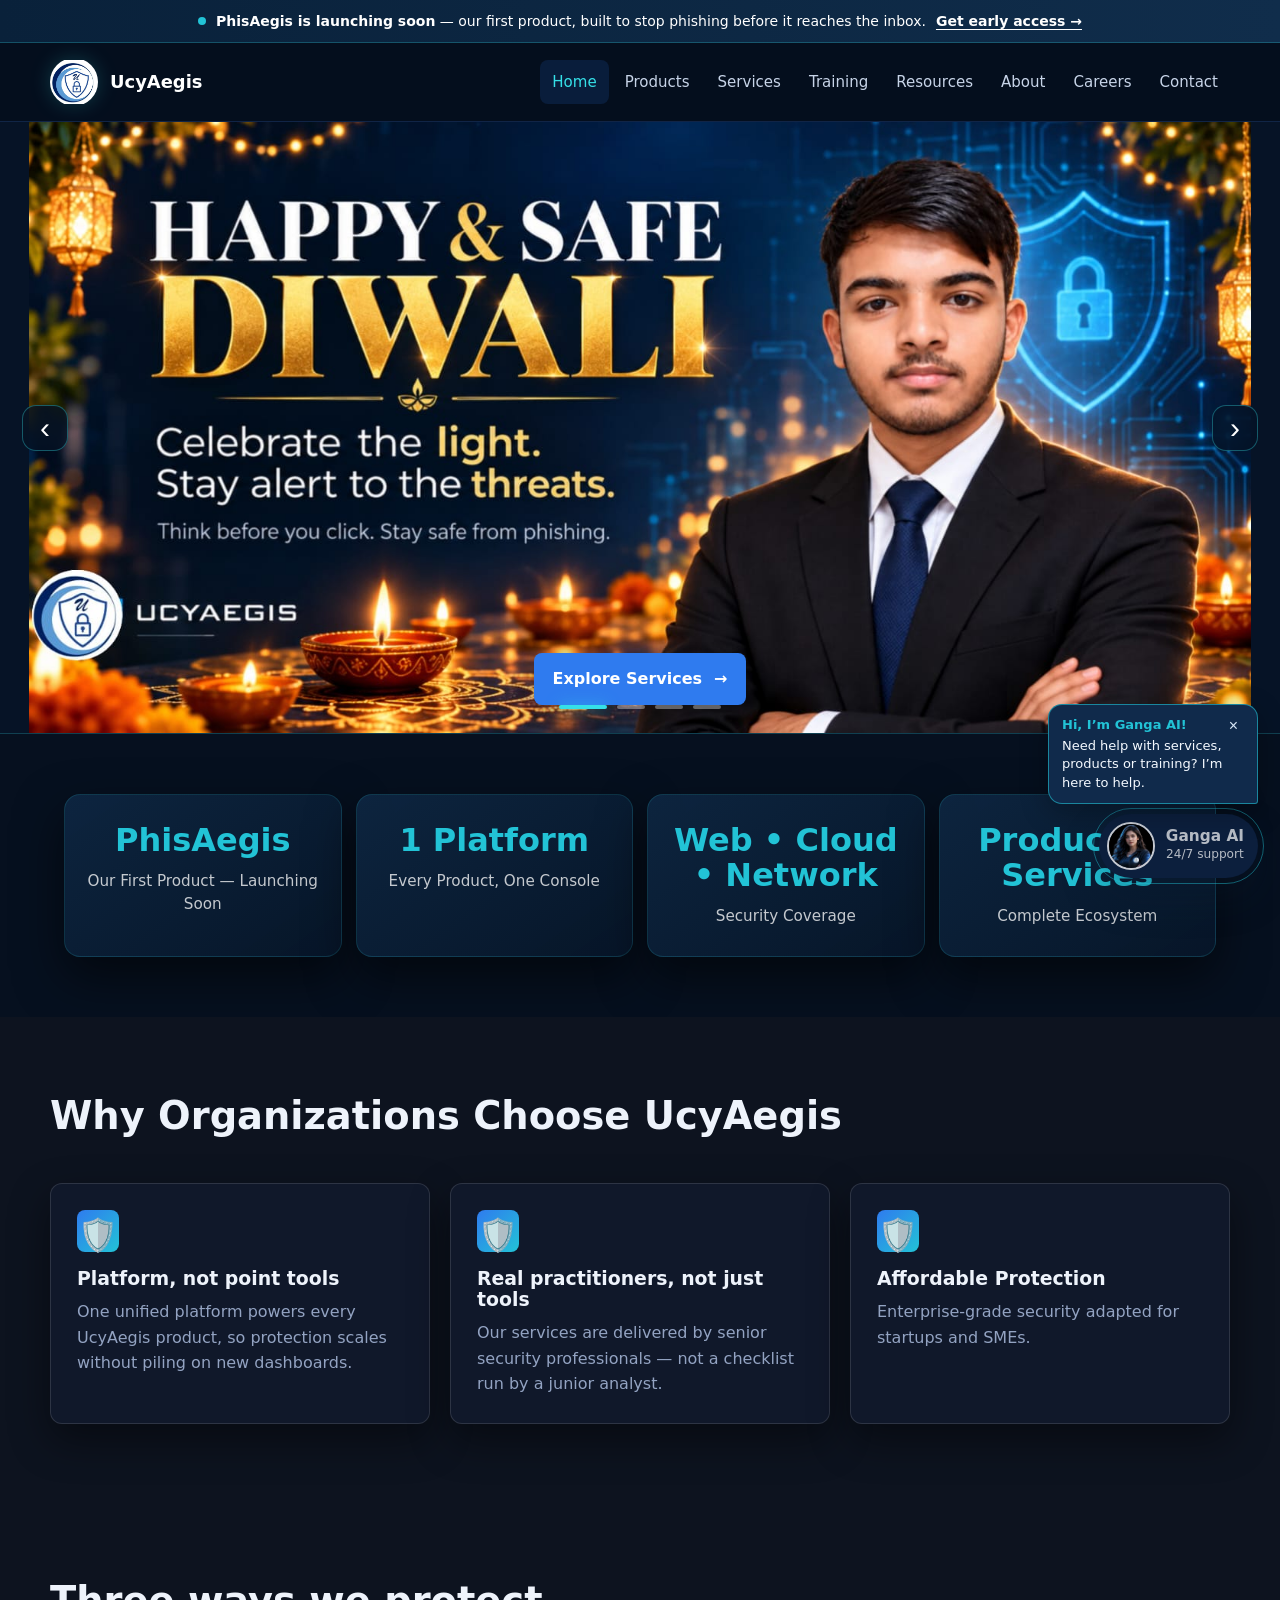
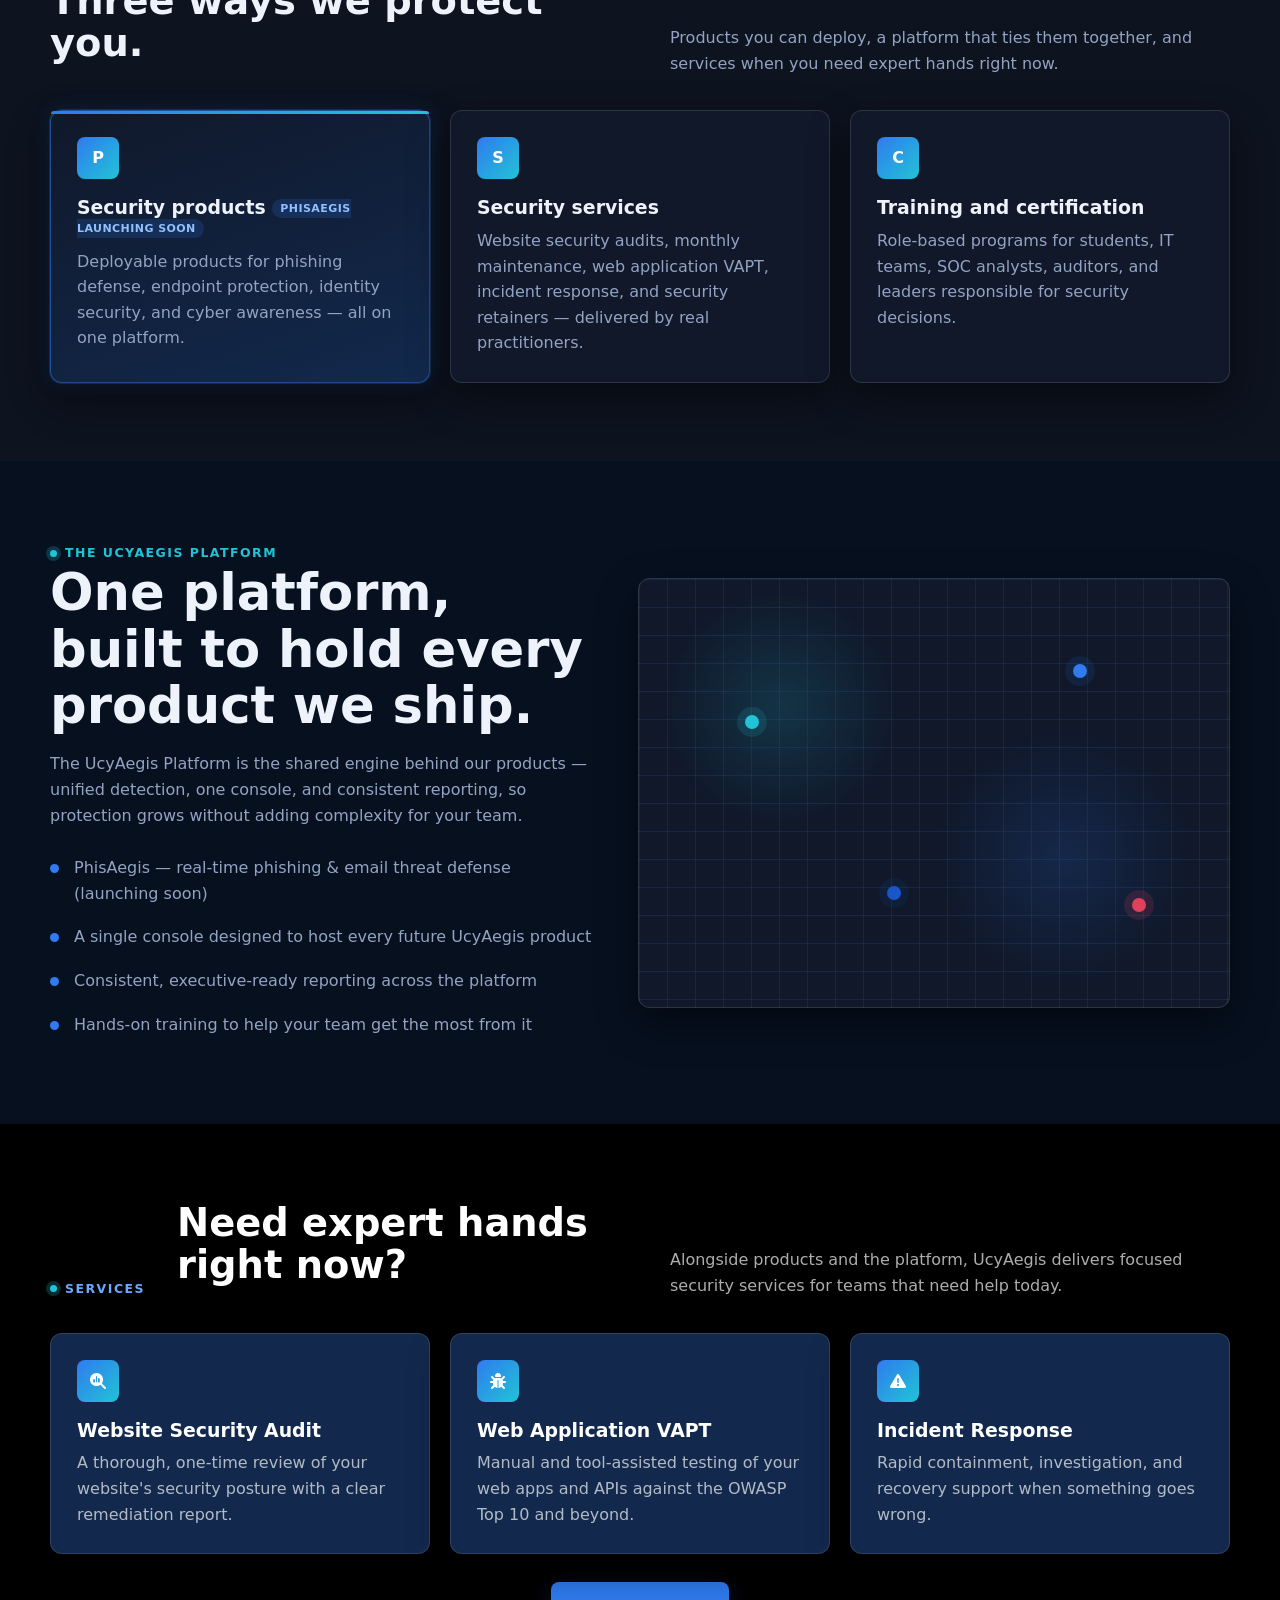
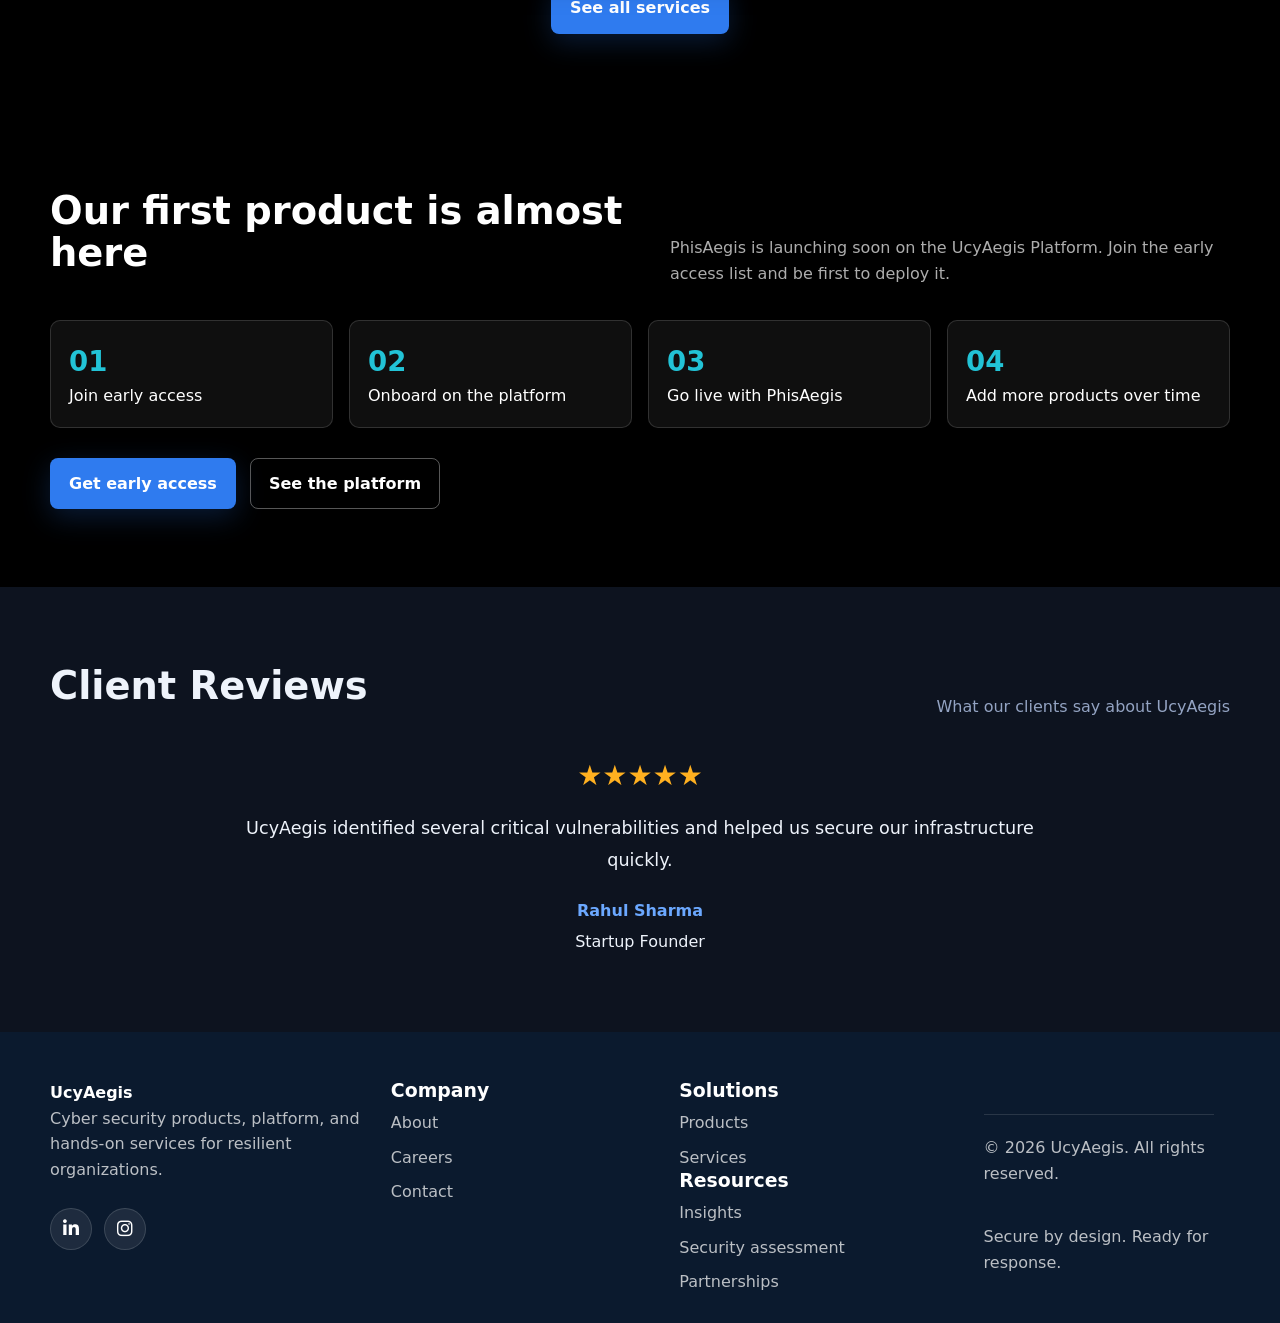
<file: index.html>
<!doctype html>
<html lang="en">
  <head>
    <meta charset="utf-8">
    <meta name="viewport" content="width=device-width, initial-scale=1">
    <title>UcyAegis | Cyber Security Products, Platform &amp; Services</title>
    <meta name="description" content="UcyAegis is a cyber security products, platform, and services company — starting with PhisAegis, our flagship anti-phishing product, alongside hands-on security services and training.">
     <link rel="icon" type="image/png" href="assets/favicon.png">
    <link rel="stylesheet" href="assets/styles.css">
    <link rel="stylesheet"
href="https://cdnjs.cloudflare.com/ajax/libs/font-awesome/6.5.1/css/all.min.css">
  </head>
  <body>
    <div class="launch-bar"><div class="launch-bar-inner"><span class="launch-bar-dot"></span><span><strong>PhisAegis is launching soon</strong> — our first product, built to stop phishing before it reaches the inbox.</span> <a href="contact.html">Get early access &rarr;</a></div></div>
<header class="site-header">
      <nav class="nav" aria-label="Main navigation">
        <a class="brand" href="index.html"><img src="assets/ucyaegis-logo.jpeg" alt="UcyAegis logo"><span>UcyAegis</span></a>
        <button class="nav-toggle" type="button" aria-label="Open navigation" aria-expanded="false">&#9776;</button>
        <div class="nav-links">
          <a href="index.html">Home</a>
          <a href="products.html">Products</a>
          <a href="services.html">Services</a>
          <a href="https://training.ucyaegis.pro" target="_blank" rel="noopener noreferrer">Training</a>
          <a href="resources.html">Resources</a>
          <a href="about.html">About</a>
          <a href="careers.html">Careers</a>
          <a href="contact.html">Contact</a>
        </div>
      </nav>
    </header>



      <!-- Responsive homepage feature carousel -->
      <section class="home-showcase" aria-label="UcyAegis featured products and services">
        <div class="showcase-track">
          <article class="showcase-slide active">
            <img src="assets/diwalislide.jpeg" alt="UcyAegis website security audits and protection services">
            <div class="showcase-overlay">
              <div class="showcase-actions"><a class="button primary" href="services.html">Explore Services <span aria-hidden="true">→</span></a></div>
            </div>
          </article>
          <article class="showcase-slide active">
            <img src="assets/services.png" alt="UcyAegis website security audits and protection services">
            <div class="showcase-overlay">
              <div class="showcase-actions"><a class="button primary" href="services.html">Explore Services <span aria-hidden="true">→</span></a></div>
            </div>
          </article>
          <article class="showcase-slide">
            <img src="assets/soc.jpeg" alt="Security operations centre and incident response">
            <div class="showcase-overlay">
              <div class="showcase-actions"><a class="button primary" href="contact.html">Discuss your needs <span aria-hidden="true">→</span></a></div>
            </div>
          </article>
          <article class="showcase-slide">
            <img src="assets/phishaegis.jpeg" alt="PhisAegis phishing defence product concept">
            <div class="showcase-overlay">
              <div class="showcase-actions"><a class="button primary" href="products.html">Explore Products <span aria-hidden="true">→</span></a></div>
            </div>
          </article>
          <article class="showcase-slide showcase-ganga">
            <img src="assets/homepage-slide-4.jpg" alt="Ganga AI assistant">
            <div class="showcase-overlay">
              <div class="showcase-actions"><button class="button primary" type="button" data-open-ganga>Chat with Ganga AI <span aria-hidden="true">→</span></button></div>
            </div>
          </article>
        </div>
        <button class="showcase-arrow showcase-prev" type="button" aria-label="Previous slide">‹</button>
        <button class="showcase-arrow showcase-next" type="button" aria-label="Next slide">›</button>
        <div class="showcase-progress"><span></span></div>
        <div class="showcase-dots" aria-label="Slideshow navigation">
          <button class="showcase-dot active" type="button" aria-label="Slide 1: Security services"></button>
          <button class="showcase-dot" type="button" aria-label="Slide 2: Detection and response"></button>
          <button class="showcase-dot" type="button" aria-label="Slide 3: PhisAegis product"></button>
          <button class="showcase-dot" type="button" aria-label="Slide 4: Ganga AI"></button>
        </div>
      </section>

    <main>
      <!-- Main hero removed: homepage now leads with full-banner slideshow. -->
      <section class="trust-stats">
  <div class="stat-box">
    <h3>PhisAegis</h3>
    <p>Our First Product — Launching Soon</p>
  </div>

  <div class="stat-box">
    <h3>1 Platform</h3>
    <p>Every Product, One Console</p>
  </div>

  <div class="stat-box">
    <h3>Web • Cloud • Network</h3>
    <p>Security Coverage</p>
  </div>

  <div class="stat-box">
    <h3>Products + Services</h3>
    <p>Complete Ecosystem</p>
  </div>
</section>

<section class="band white">
  <div class="section-inner">
    <div class="section-head">
      <h2>Why Organizations Choose UcyAegis</h2>
    </div>

    <div class="grid three">
      <div class="card">
        <div class="feature-icon">🛡️</div>
        <h3>Platform, not point tools</h3>
        <p>One unified platform powers every UcyAegis product, so protection scales without piling on new dashboards.</p>
      </div>

      <div class="card">
        <div class="feature-icon">🛡️</div>
        <h3>Real practitioners, not just tools</h3>
        <p>Our services are delivered by senior security professionals — not a checklist run by a junior analyst.</p>
      </div>

      <div class="card">
        <div class="feature-icon">🛡️</div>
        <h3>Affordable Protection</h3>
        <p>Enterprise-grade security adapted for startups and SMEs.</p>
      </div>
    </div>
  </div>
</section>

      <section class="band white">
        <div class="section-inner">
          <div class="section-head">
            <h2>Three ways we protect you.</h2>
            <p>Products you can deploy, a platform that ties them together, and services when you need expert hands right now.</p>
          </div>
          <div class="grid three">
            <article class="card highlight">
              <div class="icon">P</div>
              <h3>Security products <span style="font-size:11px;font-weight:600;letter-spacing:.04em;text-transform:uppercase;background:rgba(47,123,239,0.18);color:#8fc0ff;padding:3px 8px;border-radius:999px;vertical-align:middle">PhisAegis launching soon</span></h3>
              <p>Deployable products for phishing defense, endpoint protection, identity security, and cyber awareness — all on one platform.</p>
            </article>
            <article class="card">
              <div class="icon">S</div>
              <h3>Security services</h3>
              <p>Website security audits, monthly maintenance, web application VAPT, incident response, and security retainers — delivered by real practitioners.</p>
            </article>
            <article class="card">
              <div class="icon">C</div>
              <h3>Training and certification</h3>
              <p>Role-based programs for students, IT teams, SOC analysts, auditors, and leaders responsible for security decisions.</p>
            </article>
          </div>
        </div>
      </section>

      <section class="band">
        <div class="section-inner split">
          <div>
            <p class="eyebrow">The UcyAegis Platform</p>
            <h2>One platform, built to hold every product we ship.</h2>
            <p class="muted" style="margin-top:18px">The UcyAegis Platform is the shared engine behind our products — unified detection, one console, and consistent reporting, so protection grows without adding complexity for your team.</p>
            <ul class="list">
              <li>PhisAegis — real-time phishing &amp; email threat defense (launching soon)</li>
              <li>A single console designed to host every future UcyAegis product</li>
              <li>Consistent, executive-ready reporting across the platform</li>
              <li>Hands-on training to help your team get the most from it</li>
            </ul>
          </div>
          <div class="cyber-map" aria-label="Network security visualization">
            <span class="node one"></span>
            <span class="node two"></span>
            <span class="node three"></span>
            <span class="node four"></span>
          </div>
        </div>
      </section>

      <section class="band dark">
        <div class="section-inner">
          <div class="section-head">
            <p class="eyebrow" style="color:var(--sky)">Services</p>
            <h2>Need expert hands right now?</h2>
            <p>Alongside products and the platform, UcyAegis delivers focused security services for teams that need help today.</p>
          </div>
          <div class="grid three">
            <article class="card">
              <div class="icon"><i class="fa-solid fa-magnifying-glass-chart"></i></div>
              <h3>Website Security Audit</h3>
              <p class="muted">A thorough, one-time review of your website's security posture with a clear remediation report.</p>
            </article>
            <article class="card">
              <div class="icon"><i class="fa-solid fa-bug"></i></div>
              <h3>Web Application VAPT</h3>
              <p class="muted">Manual and tool-assisted testing of your web apps and APIs against the OWASP Top 10 and beyond.</p>
            </article>
            <article class="card">
              <div class="icon"><i class="fa-solid fa-triangle-exclamation"></i></div>
              <h3>Incident Response</h3>
              <p class="muted">Rapid containment, investigation, and recovery support when something goes wrong.</p>
            </article>
          </div>
          <div style="margin-top:28px;text-align:center">
            <a class="button primary" href="services.html">See all services</a>
          </div>
        </div>
      </section>

      <section class="band dark">
        <div class="section-inner">
          <div class="section-head">
            <h2>Our first product is almost here</h2>
            <p>PhisAegis is launching soon on the UcyAegis Platform. Join the early access list and be first to deploy it.</p>
          </div>
          <div class="stats-row">
            <div class="stat"><strong>01</strong><span>Join early access</span></div>
            <div class="stat"><strong>02</strong><span>Onboard on the platform</span></div>
            <div class="stat"><strong>03</strong><span>Go live with PhisAegis</span></div>
            <div class="stat"><strong>04</strong><span>Add more products over time</span></div>
          </div>
          <div class="actions">
            <a class="button primary" href="contact.html">Get early access</a>
            <a class="button secondary" href="products.html">See the platform</a>
          </div>
        </div>
      </section>
    </main>
    <section class="band white">
  <div class="section-inner">
    <div class="section-head">
      <h2>Client Reviews</h2>
      <p>What our clients say about UcyAegis</p>
    </div>

    <div class="testimonial-slider">

      <div class="testimonial-slide active">
        <div class="stars">★★★★★</div>
        <p>
          UcyAegis identified several critical vulnerabilities and helped us
          secure our infrastructure quickly.
        </p>
        <h4>Rahul Sharma</h4>
        <span>Startup Founder</span>
      </div>

      <div class="testimonial-slide">
        <div class="stars">★★★★★</div>
        <p>
          Professional security audit with detailed reporting and practical
          recommendations.
        </p>
        <h4>Priya Verma</h4>
        <span>IT Manager</span>
      </div>

      <div class="testimonial-slide">
        <div class="stars">★★★★★</div>
        <p>
          Excellent cybersecurity training and hands-on learning experience.
        </p>
        <h4>Amit Singh</h4>
        <span>Security Analyst</span>
      </div>

    </div>
  </div>
</section>

    <footer class="site-footer">
      <div class="footer-grid">
        <div><strong>UcyAegis</strong><p>Cyber security products, platform, and hands-on services for resilient organizations.</p>
        <div class="footer-social">

  <a href="https://www.linkedin.com/company/ucyaegis" target="_blank" aria-label="LinkedIn">
    <i class="fab fa-linkedin-in"></i>
  </a>

  <!-- <a href="https://x.com/yourhandle" target="_blank" aria-label="X">
    <i class="fab fa-x-twitter"></i>
  </a> -->

  <a href="https://instagram.com/ucyaegis" target="_blank" aria-label="Instagram">
    <i class="fab fa-instagram"></i>
  </a>

</div>
        </div>
        
        <div><h3>Company</h3><a href="about.html">About</a><a href="careers.html">Careers</a><a href="contact.html">Contact</a></div>
        <div><h3>Solutions</h3>
          <a href="products.html">Products</a> <a href="services.html">Services</a>          <!-- <a href="training-certification.html">Training</a></div> -->
        <div><h3>Resources</h3><a href="resources.html">Insights</a><a href="contact.html">Security assessment</a><a href="contact.html">Partnerships</a></div>
      </div>
      <div class="footer-bottom"><span>&copy; <span data-year></span> UcyAegis. All rights reserved.</span><span>Secure by design. Ready for response.</span></div>
    </footer>
    <script src="assets/main.js"></script>
  </body>
</html>
</file>
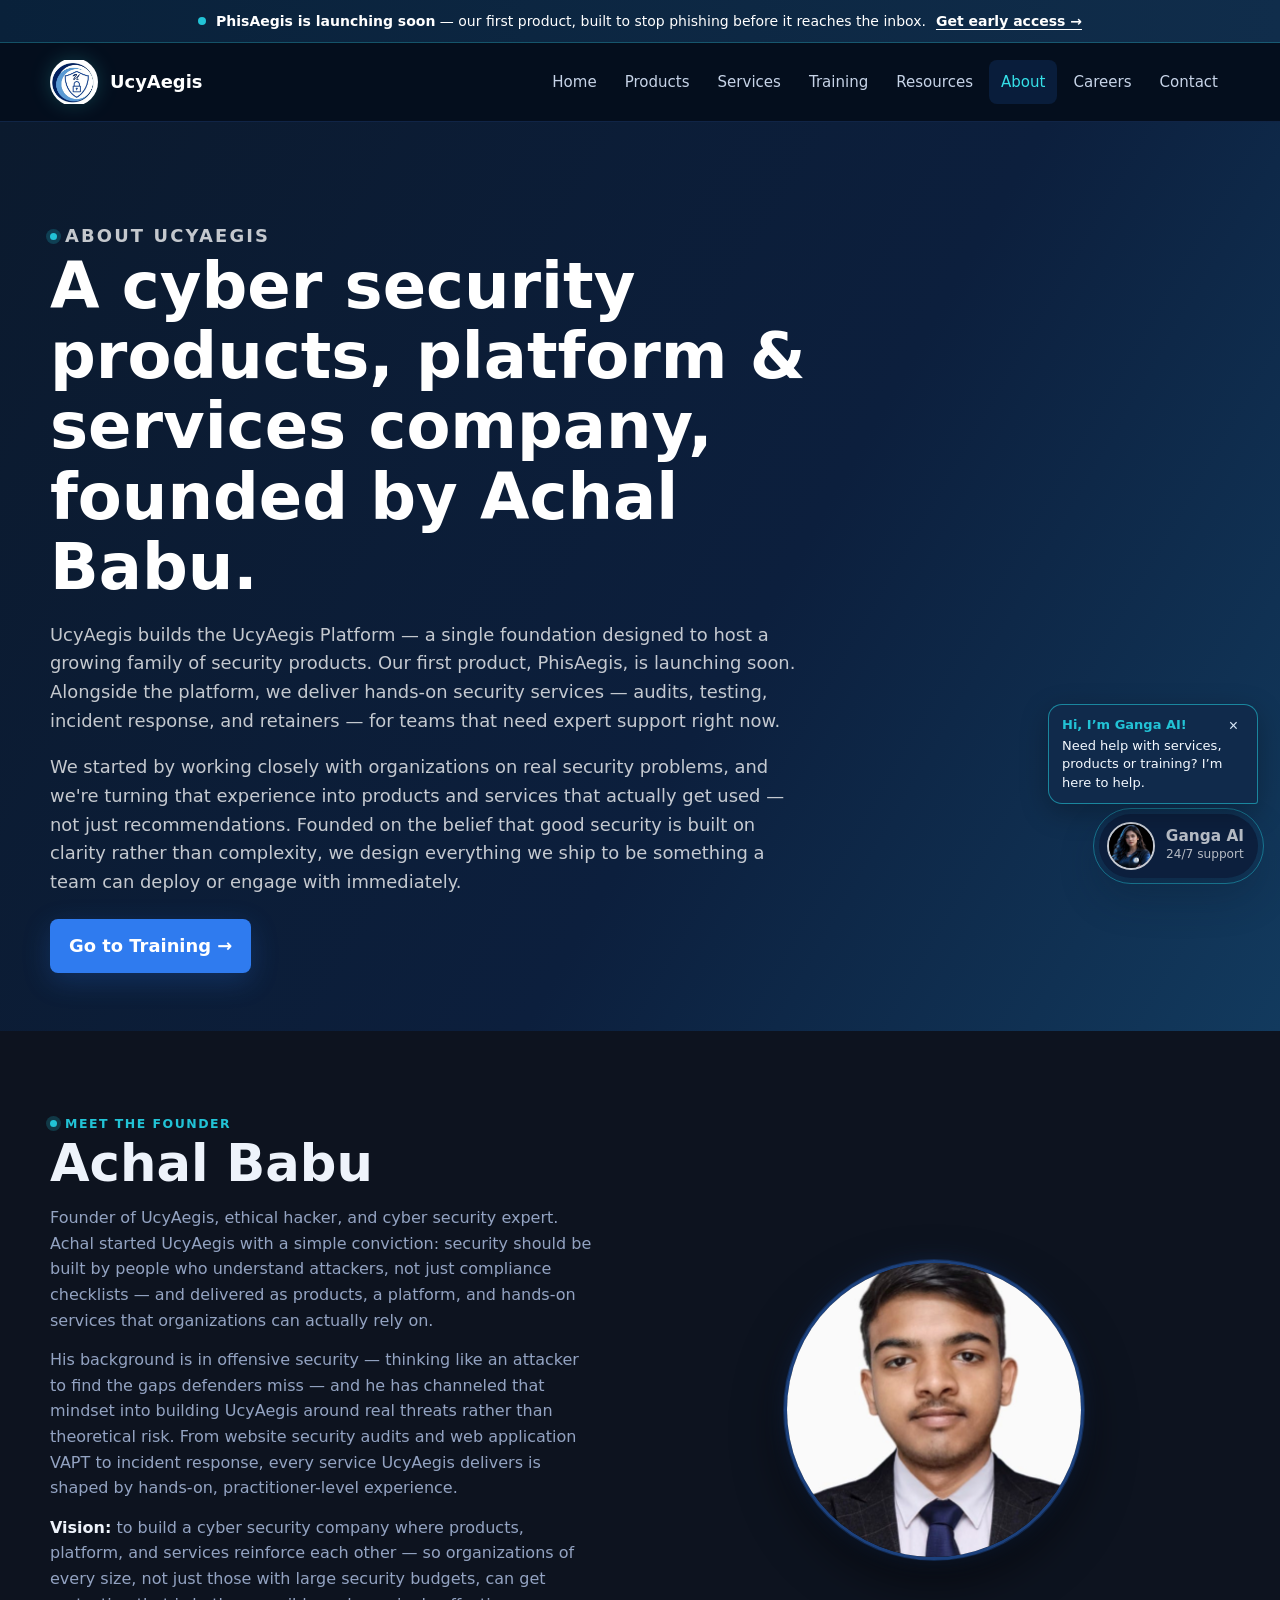
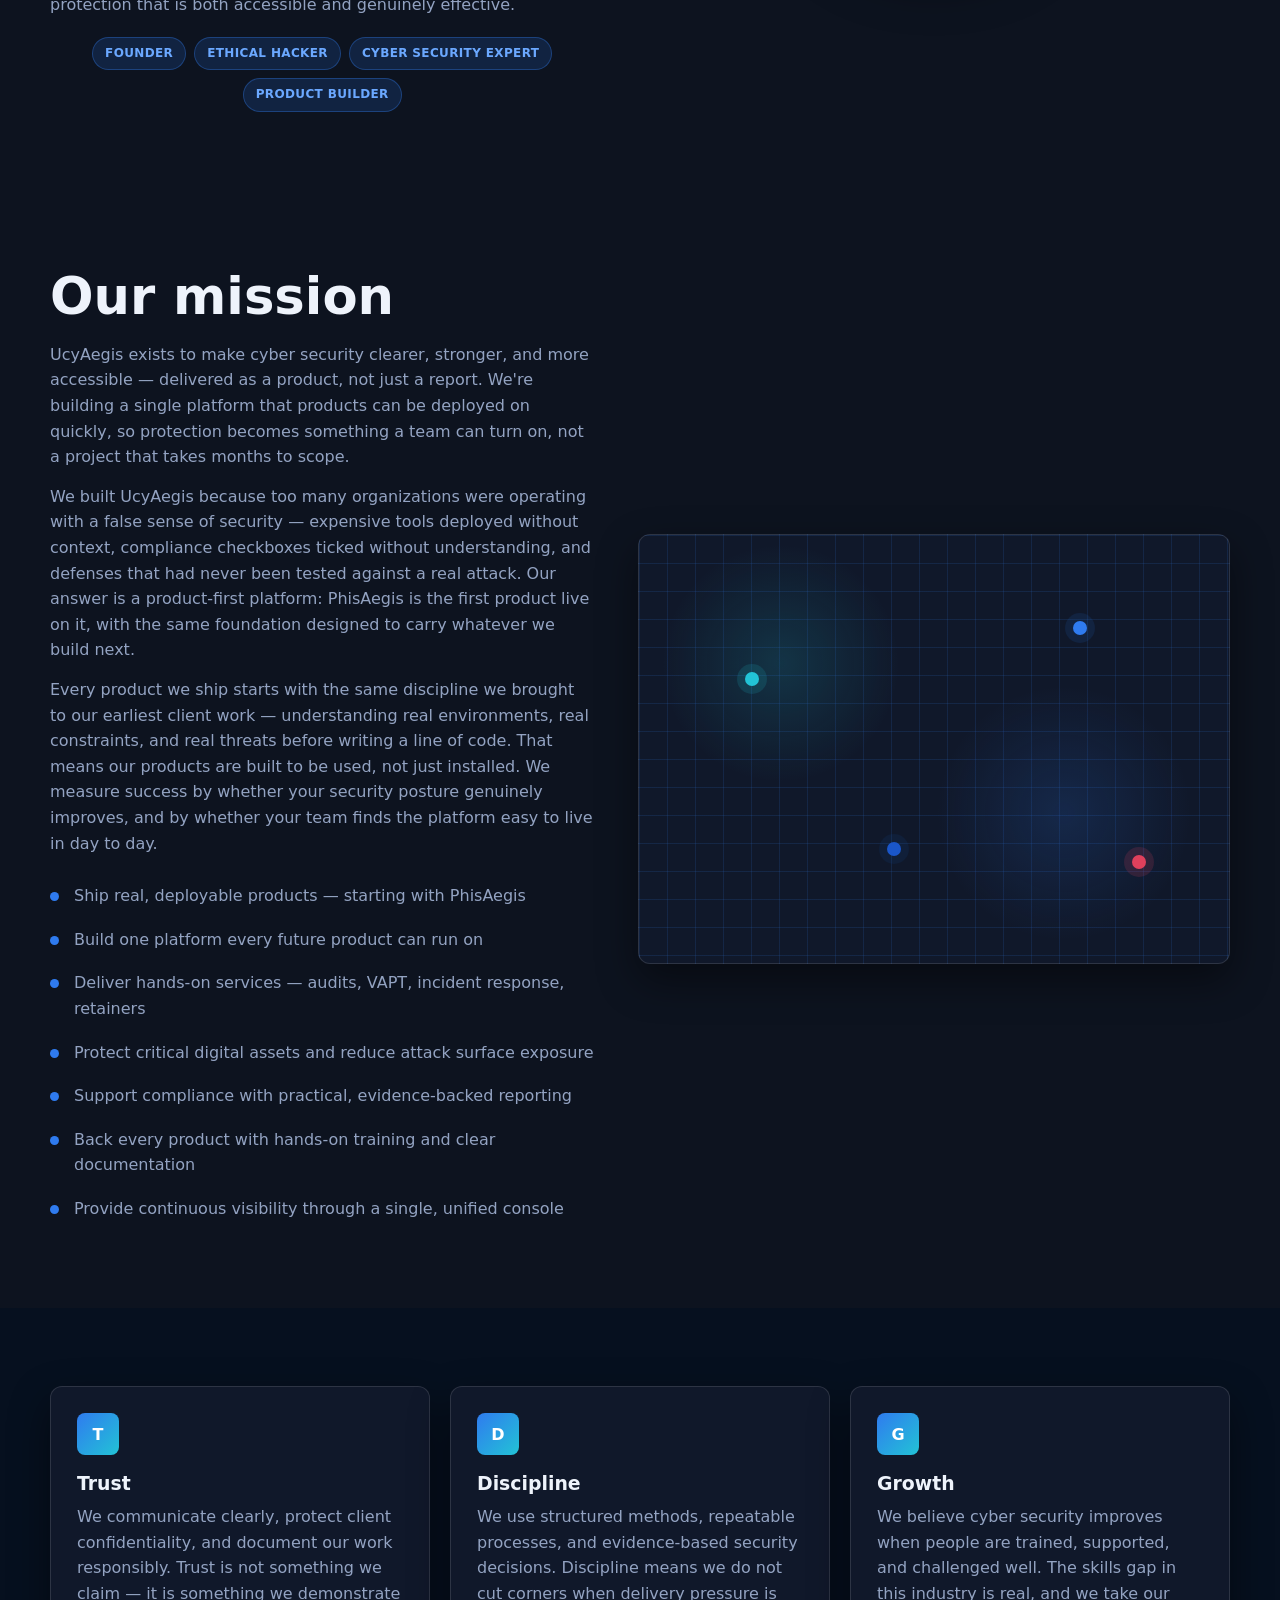
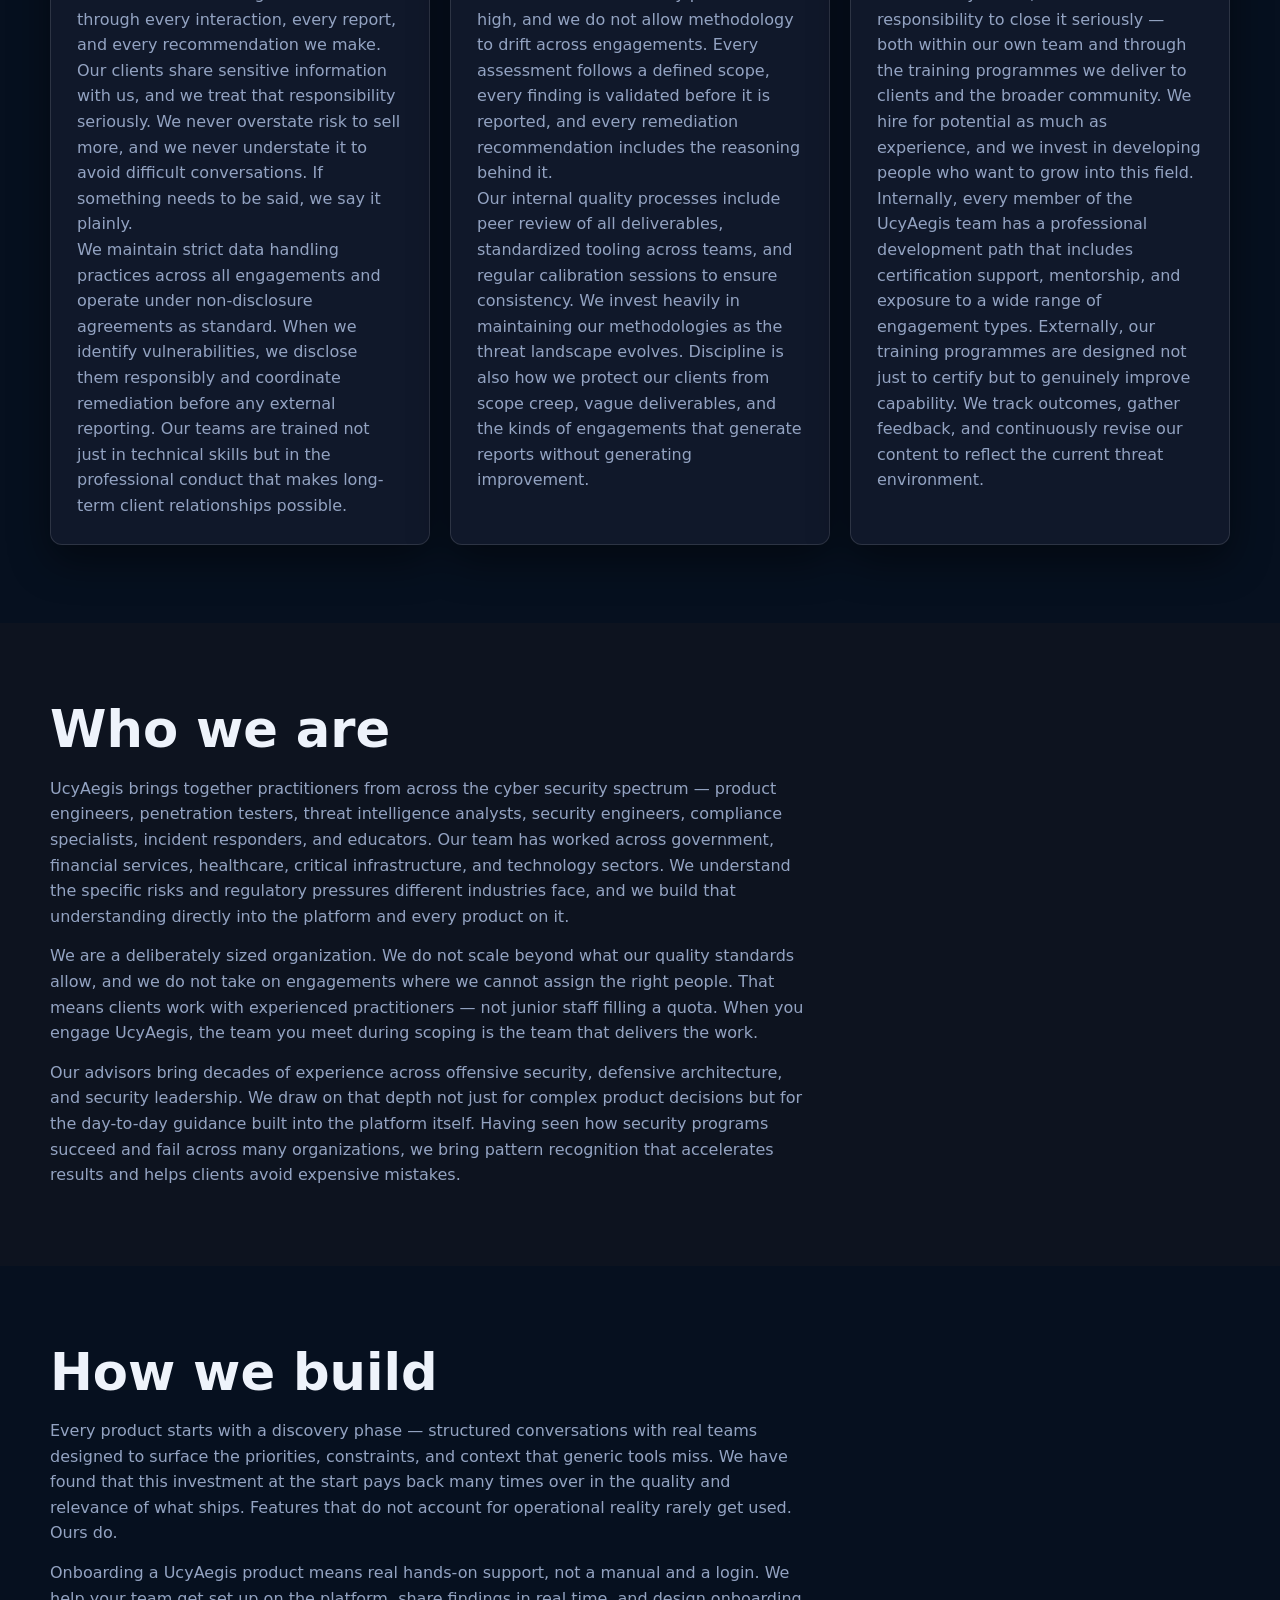
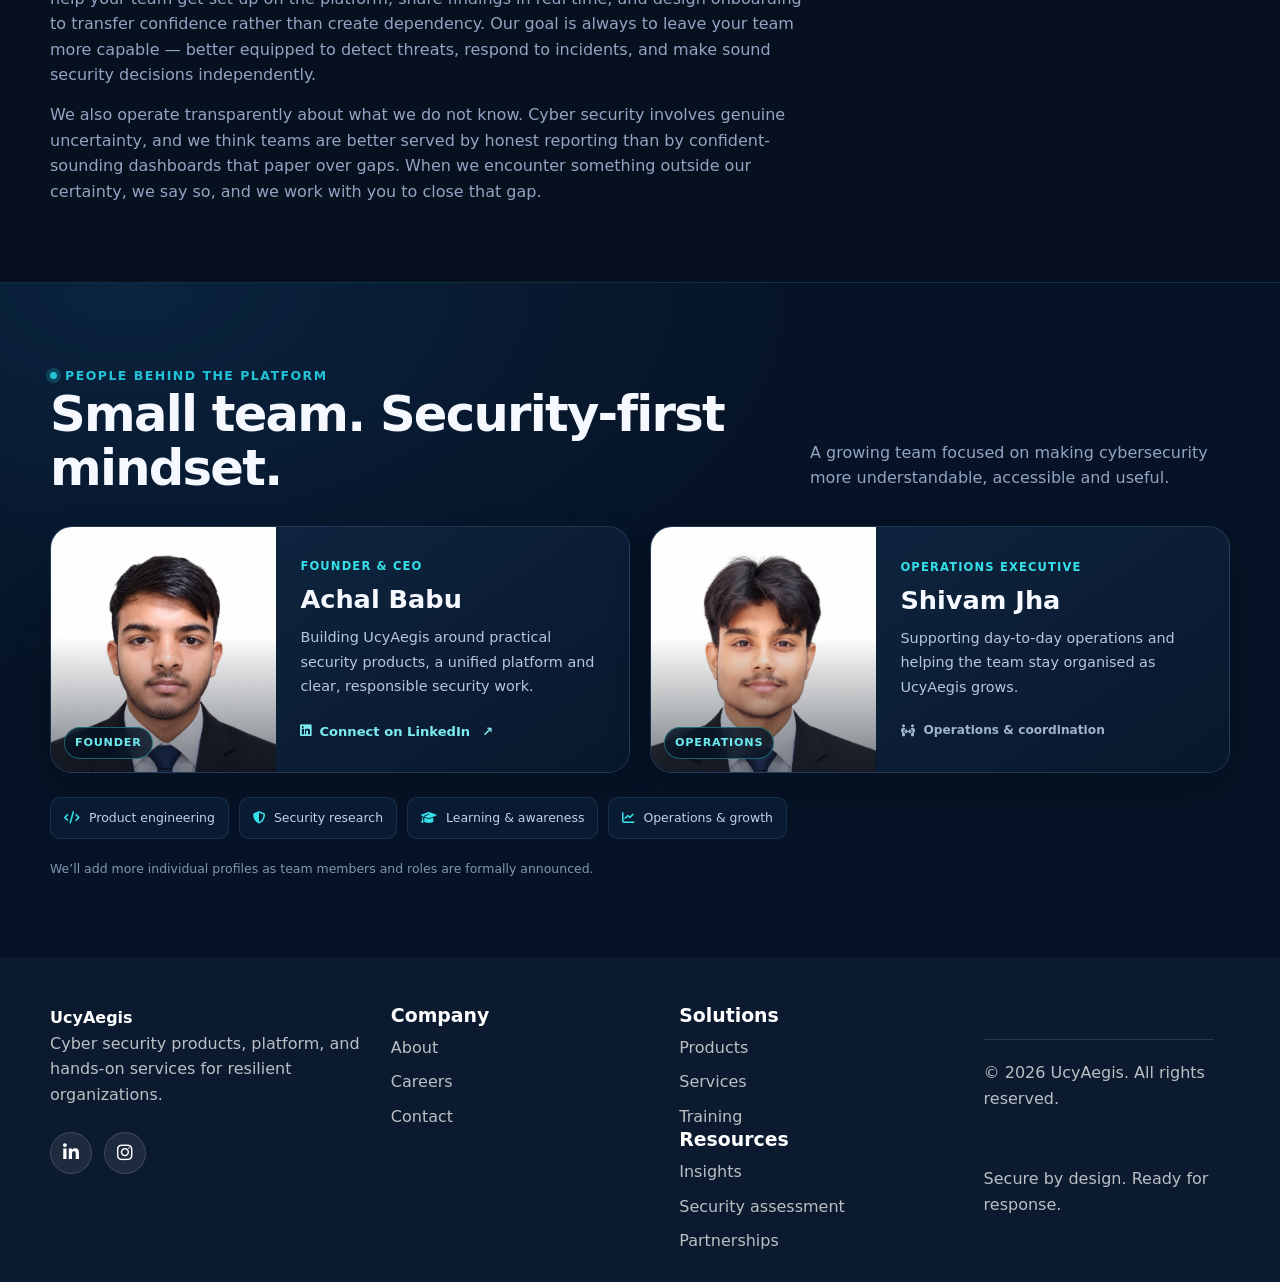
<file: about.html>
<!doctype html>
<html lang="en">
  <head><meta charset="utf-8"><meta name="viewport" content="width=device-width, initial-scale=1"><title>About | UcyAegis</title>
     <link rel="icon" type="image/png" href="assets/favicon.png">
    <link rel="stylesheet" href="assets/styles.css">
    <link rel="stylesheet"
href="https://cdnjs.cloudflare.com/ajax/libs/font-awesome/6.5.1/css/all.min.css">
  </head>
  <body>
    <div class="launch-bar"><div class="launch-bar-inner"><span class="launch-bar-dot"></span><span><strong>PhisAegis is launching soon</strong> — our first product, built to stop phishing before it reaches the inbox.</span> <a href="contact.html">Get early access &rarr;</a></div></div>
<header class="site-header"><nav class="nav" aria-label="Main navigation"><a class="brand" href="index.html"><img src="assets/ucyaegis-logo.jpeg" alt="UcyAegis logo"><span>UcyAegis</span></a><button class="nav-toggle" type="button" aria-label="Open navigation" aria-expanded="false">&#9776;</button>
      <div class="nav-links">
        <a href="index.html">Home</a>
        <a href="products.html">Products</a> <a href="services.html">Services</a> <a href="https://training.ucyaegis.pro" target="_blank" rel="noopener noreferrer">Training</a>        <!-- <a href="training-certification.html">Training</a> -->
        <a href="resources.html">Resources</a>
        <a href="about.html">About</a>
        <a href="careers.html">Careers</a>
        <a href="contact.html">Contact</a>
      </div></nav></header>
    <main>

      <!-- PAGE HERO -->
      <section class="page-hero">
        <div class="page-hero-inner">
          <p class="eyebrow">About UcyAegis</p>
          <h1>A cyber security products, platform &amp; services company, founded by Achal Babu.</h1>
          <p>UcyAegis builds the UcyAegis Platform — a single foundation designed to host a growing family of security products. Our first product, PhisAegis, is launching soon. Alongside the platform, we deliver hands-on security services — audits, testing, incident response, and retainers — for teams that need expert support right now.</p>
          <p>We started by working closely with organizations on real security problems, and we're turning that experience into products and services that actually get used — not just recommendations. Founded on the belief that good security is built on clarity rather than complexity, we design everything we ship to be something a team can deploy or engage with immediately.</p>
          <p style="margin-top:22px"><a class="button primary" href="https://training.ucyaegis.pro" target="_blank" rel="noopener noreferrer">Go to Training →</a></p>
        </div>
      </section>

      <!-- FOUNDER -->
      <section class="band white">
        <div class="section-inner split">
          <div>
            <p class="eyebrow">Meet the founder</p>
            <h2>Achal Babu</h2>
            <p class="muted" style="margin-top:14px">Founder of UcyAegis, ethical hacker, and cyber security expert. Achal started UcyAegis with a simple conviction: security should be built by people who understand attackers, not just compliance checklists — and delivered as products, a platform, and hands-on services that organizations can actually rely on.</p>
            <p class="muted" style="margin-top:14px">His background is in offensive security — thinking like an attacker to find the gaps defenders miss — and he has channeled that mindset into building UcyAegis around real threats rather than theoretical risk. From website security audits and web application VAPT to incident response, every service UcyAegis delivers is shaped by hands-on, practitioner-level experience.</p>
            <p class="muted" style="margin-top:14px"><strong style="color:var(--text)">Vision:</strong> to build a cyber security company where products, platform, and services reinforce each other — so organizations of every size, not just those with large security budgets, can get protection that is both accessible and genuinely effective.</p>
            <div class="founder-badges">
              <span class="founder-badge">Founder</span>
              <span class="founder-badge">Ethical Hacker</span>
              <span class="founder-badge">Cyber Security Expert</span>
              <span class="founder-badge">Product Builder</span>
            </div>
          </div>
          <div class="founder-photo-wrap">
            <div class="founder-photo">
              <img src="assets/achal-babu.jpg" alt="Achal Babu, Founder of UcyAegis">
            </div>
          </div>
        </div>
      </section>

      <!-- MISSION -->
      <section class="band white">
        <div class="section-inner split">
          <div>
            <h2>Our mission</h2>
            <p class="muted" style="margin-top:18px">UcyAegis exists to make cyber security clearer, stronger, and more accessible — delivered as a product, not just a report. We're building a single platform that products can be deployed on quickly, so protection becomes something a team can turn on, not a project that takes months to scope.</p>
            <p class="muted" style="margin-top:14px">We built UcyAegis because too many organizations were operating with a false sense of security — expensive tools deployed without context, compliance checkboxes ticked without understanding, and defenses that had never been tested against a real attack. Our answer is a product-first platform: PhisAegis is the first product live on it, with the same foundation designed to carry whatever we build next.</p>
            <p class="muted" style="margin-top:14px">Every product we ship starts with the same discipline we brought to our earliest client work — understanding real environments, real constraints, and real threats before writing a line of code. That means our products are built to be used, not just installed. We measure success by whether your security posture genuinely improves, and by whether your team finds the platform easy to live in day to day.</p>
            <ul class="list">
              <li>Ship real, deployable products — starting with PhisAegis</li>
              <li>Build one platform every future product can run on</li>
              <li>Deliver hands-on services — audits, VAPT, incident response, retainers</li>
              <li>Protect critical digital assets and reduce attack surface exposure</li>
              <li>Support compliance with practical, evidence-backed reporting</li>
              <li>Back every product with hands-on training and clear documentation</li>
              <li>Provide continuous visibility through a single, unified console</li>
            </ul>
          </div>
          <div class="cyber-map">
            <span class="node one"></span>
            <span class="node two"></span>
            <span class="node three"></span>
            <span class="node four"></span>
          </div>
        </div>
      </section>

      <!-- VALUES -->
      <section class="band">
        <div class="section-inner">
          <div class="grid three">
            <article class="card">
              <div class="icon">T</div>
              <h3>Trust</h3>
              <p>We communicate clearly, protect client confidentiality, and document our work responsibly. Trust is not something we claim — it is something we demonstrate through every interaction, every report, and every recommendation we make. Our clients share sensitive information with us, and we treat that responsibility seriously. We never overstate risk to sell more, and we never understate it to avoid difficult conversations. If something needs to be said, we say it plainly.</p>
              <p>We maintain strict data handling practices across all engagements and operate under non-disclosure agreements as standard. When we identify vulnerabilities, we disclose them responsibly and coordinate remediation before any external reporting. Our teams are trained not just in technical skills but in the professional conduct that makes long-term client relationships possible.</p>
            </article>
            <article class="card">
              <div class="icon">D</div>
              <h3>Discipline</h3>
              <p>We use structured methods, repeatable processes, and evidence-based security decisions. Discipline means we do not cut corners when delivery pressure is high, and we do not allow methodology to drift across engagements. Every assessment follows a defined scope, every finding is validated before it is reported, and every remediation recommendation includes the reasoning behind it.</p>
              <p>Our internal quality processes include peer review of all deliverables, standardized tooling across teams, and regular calibration sessions to ensure consistency. We invest heavily in maintaining our methodologies as the threat landscape evolves. Discipline is also how we protect our clients from scope creep, vague deliverables, and the kinds of engagements that generate reports without generating improvement.</p>
            </article>
            <article class="card">
              <div class="icon">G</div>
              <h3>Growth</h3>
              <p>We believe cyber security improves when people are trained, supported, and challenged well. The skills gap in this industry is real, and we take our responsibility to close it seriously — both within our own team and through the training programmes we deliver to clients and the broader community. We hire for potential as much as experience, and we invest in developing people who want to grow into this field.</p>
              <p>Internally, every member of the UcyAegis team has a professional development path that includes certification support, mentorship, and exposure to a wide range of engagement types. Externally, our training programmes are designed not just to certify but to genuinely improve capability. We track outcomes, gather feedback, and continuously revise our content to reflect the current threat environment.</p>
            </article>
          </div>
        </div>
      </section>

      <!-- WHO WE ARE -->
      <section class="band white">
        <div class="section-inner">
          <h2>Who we are</h2>
          <p class="muted" style="margin-top:18px; max-width:760px">UcyAegis brings together practitioners from across the cyber security spectrum — product engineers, penetration testers, threat intelligence analysts, security engineers, compliance specialists, incident responders, and educators. Our team has worked across government, financial services, healthcare, critical infrastructure, and technology sectors. We understand the specific risks and regulatory pressures different industries face, and we build that understanding directly into the platform and every product on it.</p>
          <p class="muted" style="margin-top:14px; max-width:760px">We are a deliberately sized organization. We do not scale beyond what our quality standards allow, and we do not take on engagements where we cannot assign the right people. That means clients work with experienced practitioners — not junior staff filling a quota. When you engage UcyAegis, the team you meet during scoping is the team that delivers the work.</p>
          <p class="muted" style="margin-top:14px; max-width:760px">Our advisors bring decades of experience across offensive security, defensive architecture, and security leadership. We draw on that depth not just for complex product decisions but for the day-to-day guidance built into the platform itself. Having seen how security programs succeed and fail across many organizations, we bring pattern recognition that accelerates results and helps clients avoid expensive mistakes.</p>
        </div>
      </section>

      <!-- HOW WE WORK -->
      <section class="band">
        <div class="section-inner">
          <h2>How we build</h2>
          <p class="muted" style="margin-top:18px; max-width:760px">Every product starts with a discovery phase — structured conversations with real teams designed to surface the priorities, constraints, and context that generic tools miss. We have found that this investment at the start pays back many times over in the quality and relevance of what ships. Features that do not account for operational reality rarely get used. Ours do.</p>
          <p class="muted" style="margin-top:14px; max-width:760px">Onboarding a UcyAegis product means real hands-on support, not a manual and a login. We help your team get set up on the platform, share findings in real time, and design onboarding to transfer confidence rather than create dependency. Our goal is always to leave your team more capable — better equipped to detect threats, respond to incidents, and make sound security decisions independently.</p>
          <p class="muted" style="margin-top:14px; max-width:760px">We also operate transparently about what we do not know. Cyber security involves genuine uncertainty, and we think teams are better served by honest reporting than by confident-sounding dashboards that paper over gaps. When we encounter something outside our certainty, we say so, and we work with you to close that gap.</p>
        </div>
      </section>


      <!-- Team -->
      <section class="band team-band">
        <div class="section-inner">
          <div class="team-heading"><div><p class="eyebrow">People behind the platform</p><h2>Small team. Security-first mindset.</h2></div><p class="muted team-intro">A growing team focused on making cybersecurity more understandable, accessible and useful.</p></div>
          <div class="team-cards">
            <article class="team-person-card team-person-featured">
              <div class="team-photo-wrap"><img src="assets/achalbabu.jpeg" alt="Achal Babu, Founder and CEO of UcyAegis"><span class="team-photo-badge">Founder</span></div>
              <div class="team-person-content"><span class="team-role">Founder &amp; CEO</span><h3>Achal Babu</h3><p>Building UcyAegis around practical security products, a unified platform and clear, responsible security work.</p><a class="team-link" href="https://www.linkedin.com/company/ucyaegis" target="_blank" rel="noopener noreferrer"><i class="fa-brands fa-linkedin"></i> Connect on LinkedIn <span>↗</span></a></div>
            </article>
            <article class="team-person-card">
              <div class="team-photo-wrap"><img src="assets/shivam.jpeg" alt="Shivam Jha, Operations Executive"><span class="team-photo-badge">Operations</span></div>
              <div class="team-person-content"><span class="team-role">Operations Executive</span><h3>Shivam Jha</h3><p>Supporting day-to-day operations and helping the team stay organised as UcyAegis grows.</p><span class="team-link team-link-muted"><i class="fa-solid fa-people-arrows-left-right"></i> Operations &amp; coordination</span></div>
            </article>
          </div>
          <div class="team-capabilities"><span><i class="fa-solid fa-code"></i> Product engineering</span><span><i class="fa-solid fa-shield-halved"></i> Security research</span><span><i class="fa-solid fa-graduation-cap"></i> Learning &amp; awareness</span><span><i class="fa-solid fa-chart-line"></i> Operations &amp; growth</span></div>
          <p class="team-note">We’ll add more individual profiles as team members and roles are formally announced.</p>
        </div>
      </section>
    </main>
        <footer class="site-footer">
      <div class="footer-grid">
        <div><strong>UcyAegis</strong><p>Cyber security products, platform, and hands-on services for resilient organizations.</p>
        <div class="footer-social">

  <a href="https://www.linkedin.com/company/ucyaegis" target="_blank" aria-label="LinkedIn">
    <i class="fab fa-linkedin-in"></i>
  </a>

  <!-- <a href="https://x.com/yourhandle" target="_blank" aria-label="X">
    <i class="fab fa-x-twitter"></i>
  </a> -->

  <a href="https://instagram.com/ucyaegis" target="_blank" aria-label="Instagram">
    <i class="fab fa-instagram"></i>
  </a>

</div>
        </div>
        
        <div><h3>Company</h3><a href="about.html">About</a><a href="careers.html">Careers</a><a href="contact.html">Contact</a></div>
        <div><h3>Solutions</h3>
          <a href="products.html">Products</a> <a href="services.html">Services</a> <a href="https://training.ucyaegis.pro" target="_blank" rel="noopener noreferrer">Training</a>          <!-- <a href="training-certification.html">Training</a></div> -->
        <div><h3>Resources</h3><a href="resources.html">Insights</a><a href="contact.html">Security assessment</a><a href="contact.html">Partnerships</a></div>
      </div>
      <div class="footer-bottom"><span>&copy; <span data-year></span> UcyAegis. All rights reserved.</span><span>Secure by design. Ready for response.</span></div>
    </footer>
    <script src="assets/main.js"></script>
  </body>
</html>
</file>
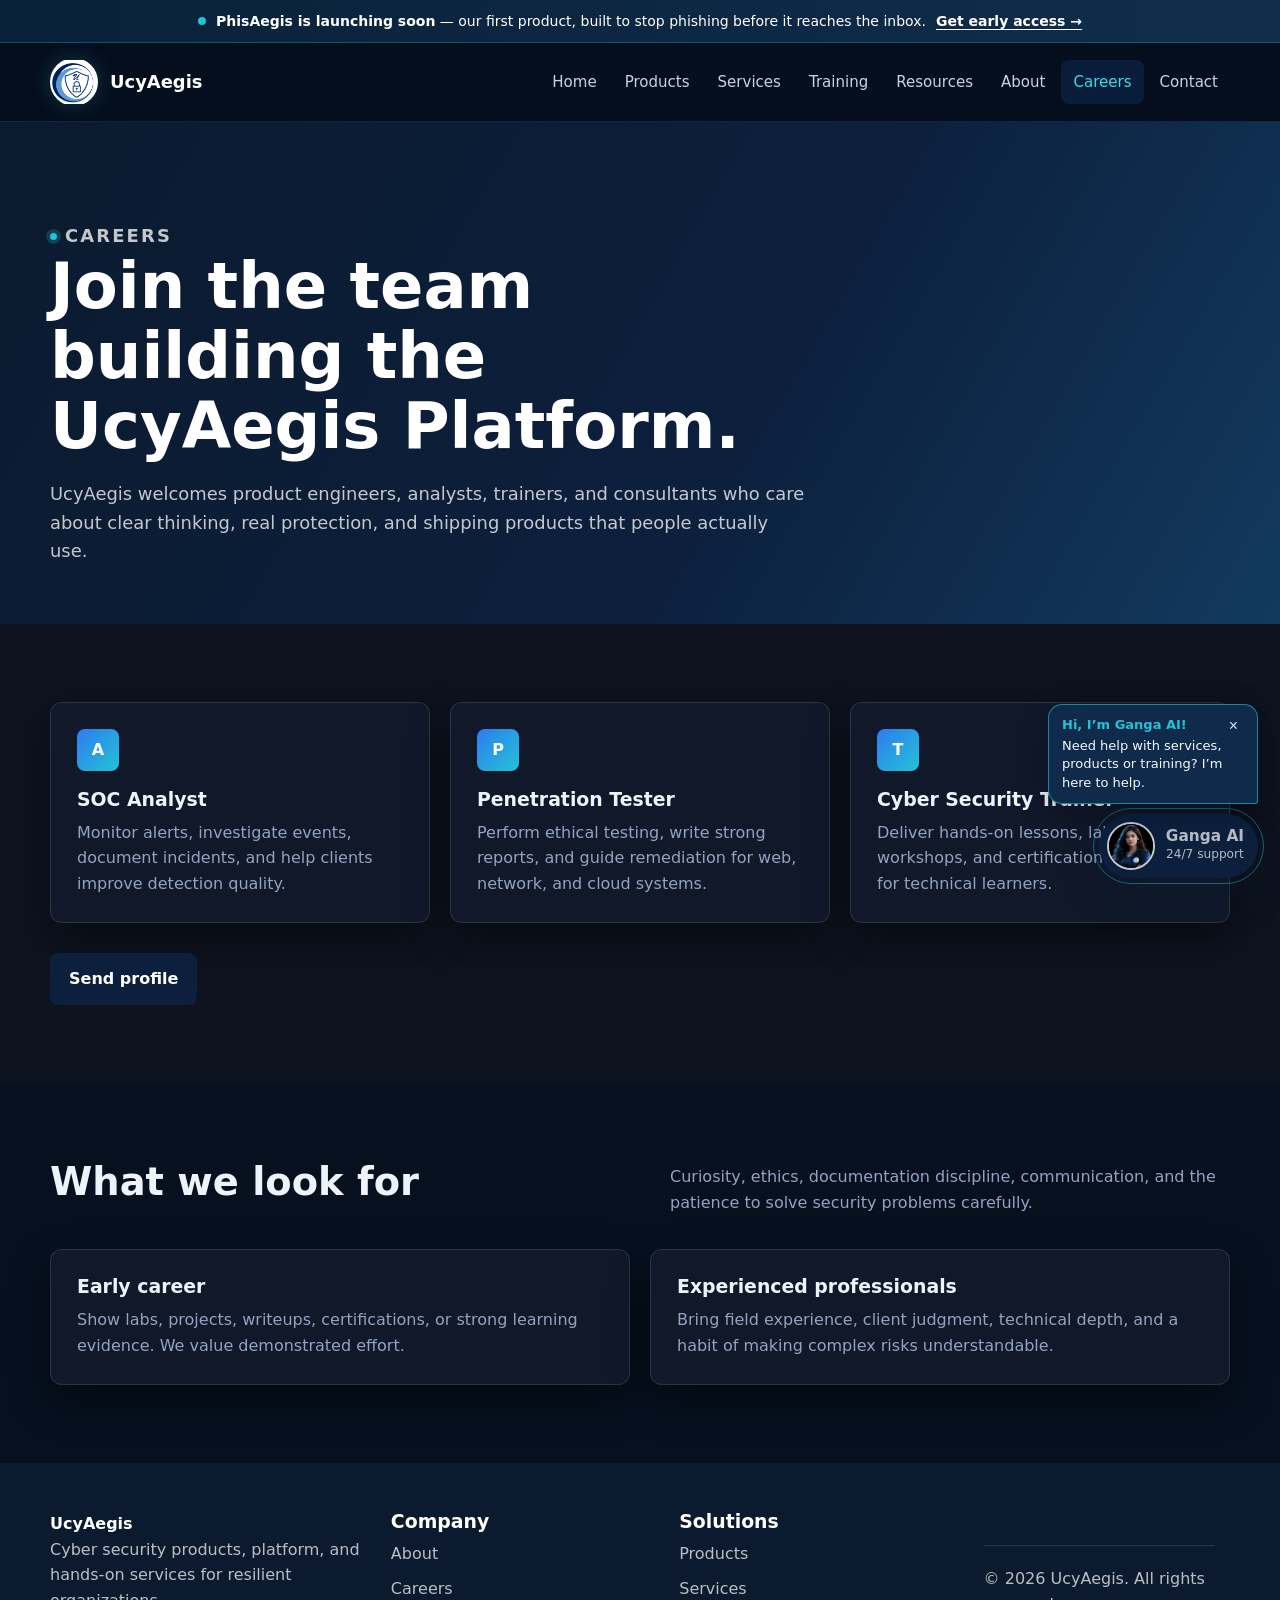
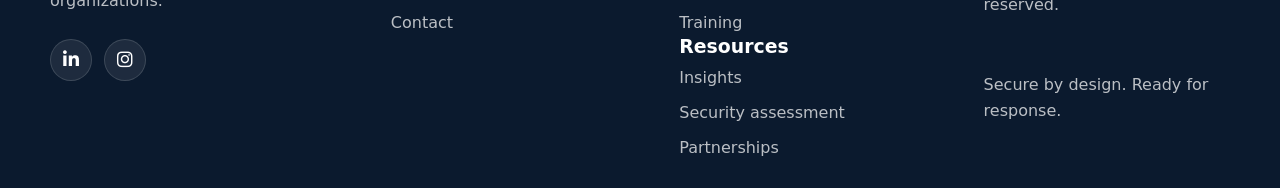
<file: careers.html>
<!doctype html>
<html lang="en">
  <head><meta charset="utf-8"><meta name="viewport" content="width=device-width, initial-scale=1"><title>Careers | UcyAegis</title>
    <link rel="stylesheet" href="assets/styles.css">
    <link rel="stylesheet"
href="https://cdnjs.cloudflare.com/ajax/libs/font-awesome/6.5.1/css/all.min.css">
  </head>
  <body>
    <div class="launch-bar"><div class="launch-bar-inner"><span class="launch-bar-dot"></span><span><strong>PhisAegis is launching soon</strong> — our first product, built to stop phishing before it reaches the inbox.</span> <a href="contact.html">Get early access &rarr;</a></div></div>
<header class="site-header"><nav class="nav" aria-label="Main navigation"><a class="brand" href="index.html"><img src="assets/ucyaegis-logo.jpeg" alt="UcyAegis logo"><span>UcyAegis</span></a><button class="nav-toggle" type="button" aria-label="Open navigation" aria-expanded="false">&#9776;</button>
      <div class="nav-links">
        <a href="index.html">Home</a>
        <a href="products.html">Products</a> <a href="services.html">Services</a> <a href="https://training.ucyaegis.pro" target="_blank" rel="noopener noreferrer">Training</a>        <!-- <a href="training-certification.html">Training</a> -->
        <a href="resources.html">Resources</a>
        <a href="about.html">About</a>
        <a href="careers.html">Careers</a>
        <a href="contact.html">Contact</a>
      </div></nav></header>
    <main>
      <section class="page-hero"><div class="page-hero-inner"><p class="eyebrow">Careers</p><h1>Join the team building the UcyAegis Platform.</h1><p>UcyAegis welcomes product engineers, analysts, trainers, and consultants who care about clear thinking, real protection, and shipping products that people actually use.</p></div></section>
      <section class="band white"><div class="section-inner"><div class="grid three">
        <article class="card"><div class="icon">A</div><h3>SOC Analyst</h3><p>Monitor alerts, investigate events, document incidents, and help clients improve detection quality.</p></article>
        <article class="card"><div class="icon">P</div><h3>Penetration Tester</h3><p>Perform ethical testing, write strong reports, and guide remediation for web, network, and cloud systems.</p></article>
        <article class="card"><div class="icon">T</div><h3>Cyber Security Trainer</h3><p>Deliver hands-on lessons, labs, workshops, and certification preparation for technical learners.</p></article>
      </div><div class="actions"><a class="button dark" href="contact.html">Send profile</a></div></div></section>
      <section class="band"><div class="section-inner"><div class="section-head"><h2>What we look for</h2><p>Curiosity, ethics, documentation discipline, communication, and the patience to solve security problems carefully.</p></div><div class="grid two"><article class="card"><h3>Early career</h3><p>Show labs, projects, writeups, certifications, or strong learning evidence. We value demonstrated effort.</p></article><article class="card"><h3>Experienced professionals</h3><p>Bring field experience, client judgment, technical depth, and a habit of making complex risks understandable.</p></article></div></div></section>
    </main>
        <footer class="site-footer">
      <div class="footer-grid">
        <div><strong>UcyAegis</strong><p>Cyber security products, platform, and hands-on services for resilient organizations.</p>
        <div class="footer-social">

  <a href="https://www.linkedin.com/company/ucyaegis" target="_blank" aria-label="LinkedIn">
    <i class="fab fa-linkedin-in"></i>
  </a>

  <!-- <a href="https://x.com/yourhandle" target="_blank" aria-label="X">
    <i class="fab fa-x-twitter"></i>
  </a> -->

  <a href="https://instagram.com/ucyaegis" target="_blank" aria-label="Instagram">
    <i class="fab fa-instagram"></i>
  </a>

</div>
        </div>
        
        <div><h3>Company</h3><a href="about.html">About</a><a href="careers.html">Careers</a><a href="contact.html">Contact</a></div>
        <div><h3>Solutions</h3>
          <a href="products.html">Products</a> <a href="services.html">Services</a> <a href="https://training.ucyaegis.pro" target="_blank" rel="noopener noreferrer">Training</a>          <!-- <a href="training-certification.html">Training</a></div> -->
        <div><h3>Resources</h3><a href="resources.html">Insights</a><a href="contact.html">Security assessment</a><a href="contact.html">Partnerships</a></div>
      </div>
      <div class="footer-bottom"><span>&copy; <span data-year></span> UcyAegis. All rights reserved.</span><span>Secure by design. Ready for response.</span></div>
    </footer>
    <script src="assets/main.js"></script>
  </body>
</html>
</file>
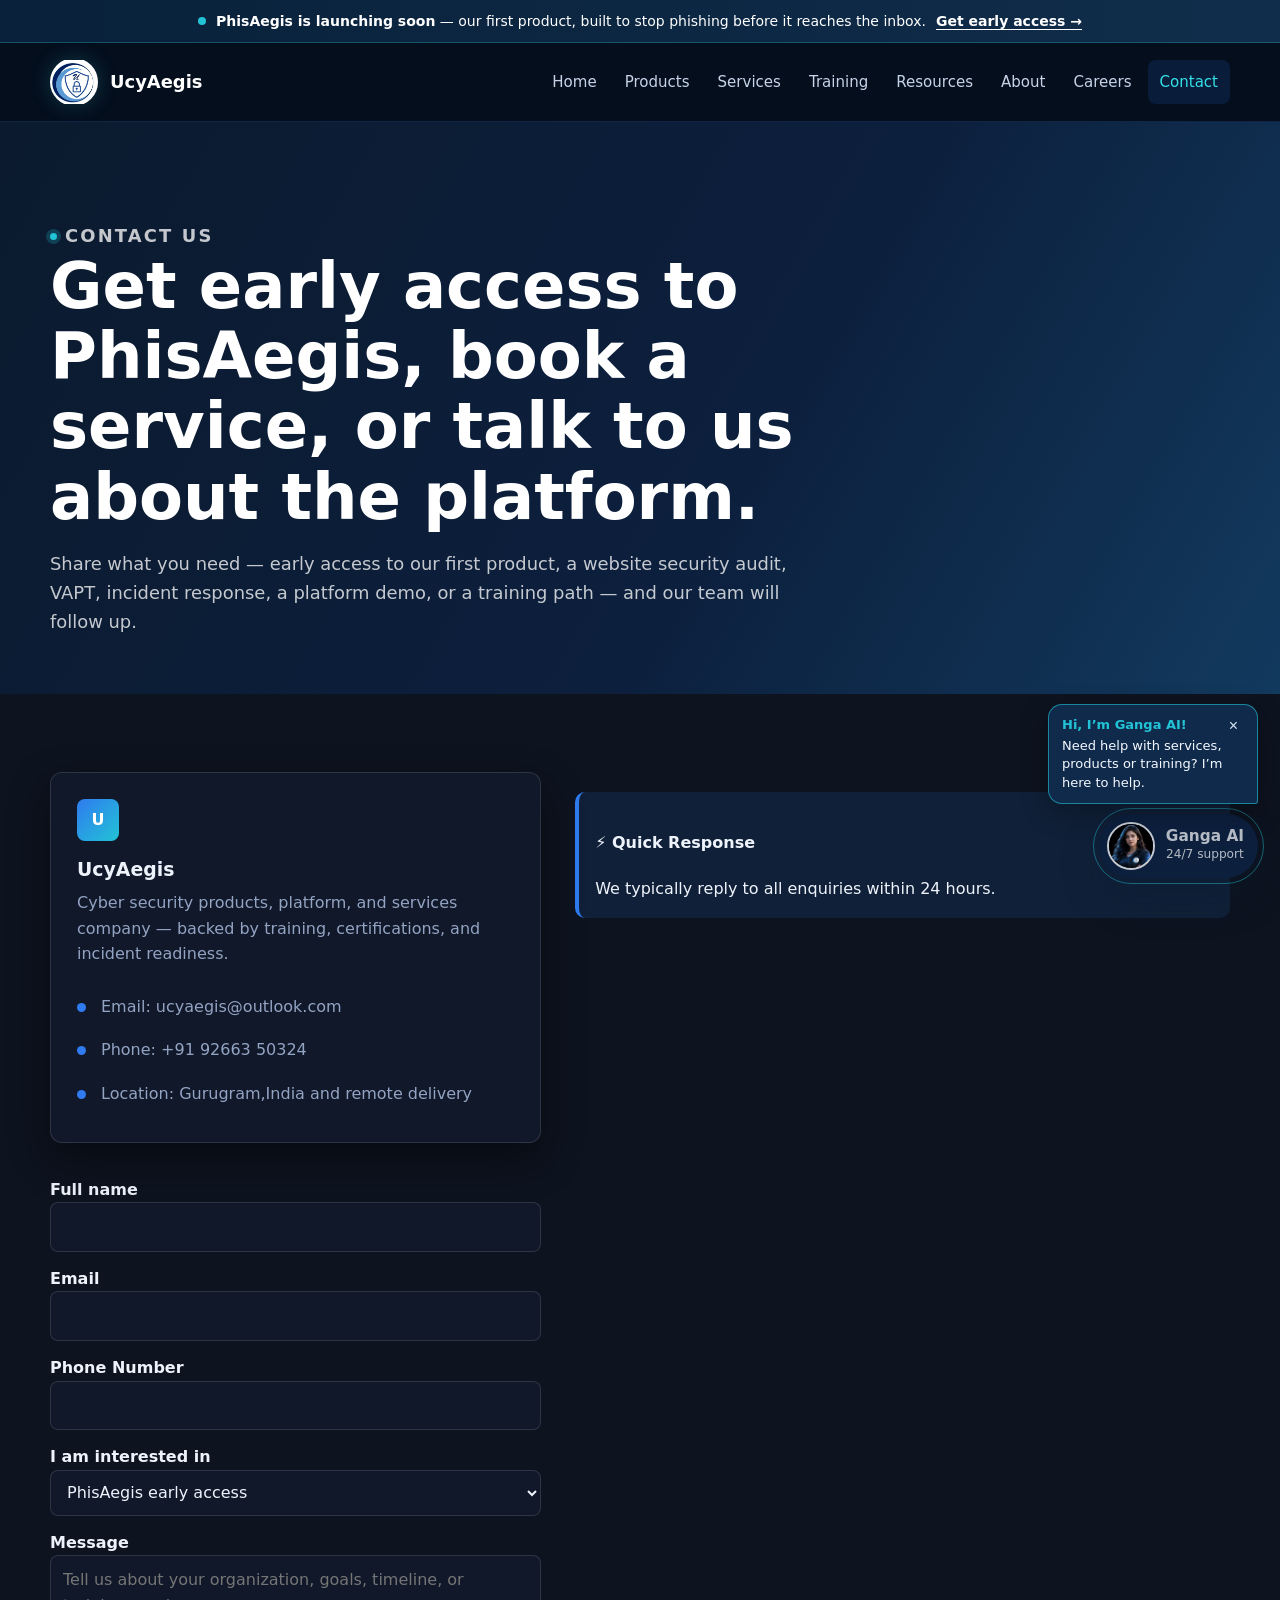
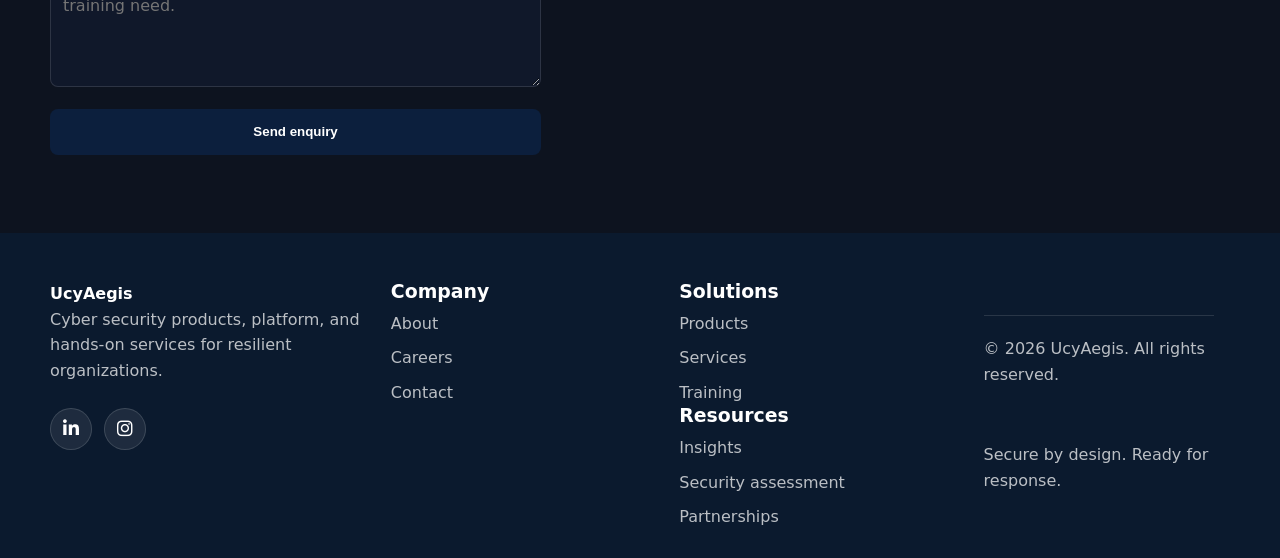
<file: contact.html>
<!doctype html>
<html lang="en">
  <head><meta charset="utf-8"><meta name="viewport" content="width=device-width, initial-scale=1"><title>Contact | UcyAegis</title><link rel="stylesheet" href="assets/styles.css"> <link rel="icon" type="image/png" href="assets/favicon.png">
  <link rel="stylesheet"
href="https://cdnjs.cloudflare.com/ajax/libs/font-awesome/6.5.1/css/all.min.css">
  </head>
  <body>
    <div class="launch-bar"><div class="launch-bar-inner"><span class="launch-bar-dot"></span><span><strong>PhisAegis is launching soon</strong> — our first product, built to stop phishing before it reaches the inbox.</span> <a href="contact.html">Get early access &rarr;</a></div></div>
<header class="site-header"><nav class="nav" aria-label="Main navigation"><a class="brand" href="index.html"><img src="assets/ucyaegis-logo.jpeg" alt="UcyAegis logo"><span>UcyAegis</span></a><button class="nav-toggle" type="button" aria-label="Open navigation" aria-expanded="false">&#9776;</button>
      <div class="nav-links">
        <a href="index.html">Home</a>
        <a href="products.html">Products</a> <a href="services.html">Services</a> <a href="https://training.ucyaegis.pro" target="_blank" rel="noopener noreferrer">Training</a>        <!-- <a href="training-certification.html">Training</a> -->
        <a href="resources.html">Resources</a>
        <a href="about.html">About</a>
        <a href="careers.html">Careers</a>
        <a href="contact.html">Contact</a>
      </div></nav></header>
    <main>
      <section class="page-hero"><div class="page-hero-inner"><p class="eyebrow">Contact us</p><h1>Get early access to PhisAegis, book a service, or talk to us about the platform.</h1><p>Share what you need — early access to our first product, a website security audit, VAPT, incident response, a platform demo, or a training path — and our team will follow up.</p></div></section>
      <section class="band white"><div class="section-inner contact-layout">
        <aside class="card"><div class="icon">U</div><h3>UcyAegis</h3><p>Cyber security products, platform, and services company — backed by training, certifications, and incident readiness.</p><ul class="list"><li>Email: ucyaegis@outlook.com</li><li>Phone: +91 92663 50324</li><li>Location: Gurugram,India and remote delivery</li></ul></aside>
        <div class="response-box">
          <h4>⚡ Quick Response</h4>
          <p>We typically reply to all enquiries within 24 hours.</p>
        </div>
        <form
          name="contact"
          method="POST"
          data-netlify="true"
          netlify
          action="/thank-you.html"
        >
          <input type="hidden" name="form-name" value="contact">
          <div><label for="name">Full name</label><input id="name" name="name" autocomplete="name" required></div>
          <div><label for="email">Email</label><input id="email" name="email" type="email" autocomplete="email" required></div>
          <div><label for="Phone number">Phone Number</label><input id="Phone number" name="Phone number" type="Phone number" autocomplete="Phone number" required></div>
          <div><label for="interest">I am interested in</label><select id="interest" name="interest"><option>PhisAegis early access</option><option>Products</option><option>Platform demo</option><option>Website Security Audit</option><option>Website Security Maintenance (Monthly)</option><option>Web Application VAPT</option><option>Incident Response</option><option>Security Retainer</option><option>Training and certification</option><option>Partnership</option><option>Careers</option></select></div>
          <div><label for="message">Message</label><textarea id="message" name="message" placeholder="Tell us about your organization, goals, timeline, or training need."></textarea></div>
          <button class="button dark" type="submit">Send enquiry</button>
        </form>
        
      </div></section>
    </main>
        <footer class="site-footer">
      <div class="footer-grid">
        <div><strong>UcyAegis</strong><p>Cyber security products, platform, and hands-on services for resilient organizations.</p>
        <div class="footer-social">

  <a href="https://www.linkedin.com/company/ucyaegis" target="_blank" aria-label="LinkedIn">
    <i class="fab fa-linkedin-in"></i>
  </a>

  <!-- <a href="https://x.com/yourhandle" target="_blank" aria-label="X">
    <i class="fab fa-x-twitter"></i>
  </a> -->

  <a href="https://instagram.com/ucyaegis" target="_blank" aria-label="Instagram">
    <i class="fab fa-instagram"></i>
  </a>

</div>
        </div>
        
        <div><h3>Company</h3><a href="about.html">About</a><a href="careers.html">Careers</a><a href="contact.html">Contact</a></div>
        <div><h3>Solutions</h3>
          <a href="products.html">Products</a> <a href="services.html">Services</a> <a href="https://training.ucyaegis.pro" target="_blank" rel="noopener noreferrer">Training</a>          <!-- <a href="training-certification.html">Training</a></div> -->
        <div><h3>Resources</h3><a href="resources.html">Insights</a><a href="contact.html">Security assessment</a><a href="contact.html">Partnerships</a></div>
      </div>
      <div class="footer-bottom"><span>&copy; <span data-year></span> UcyAegis. All rights reserved.</span><span>Secure by design. Ready for response.</span></div>
    </footer>
    <script src="assets/main.js"></script>
  </body>
</html>
</file>
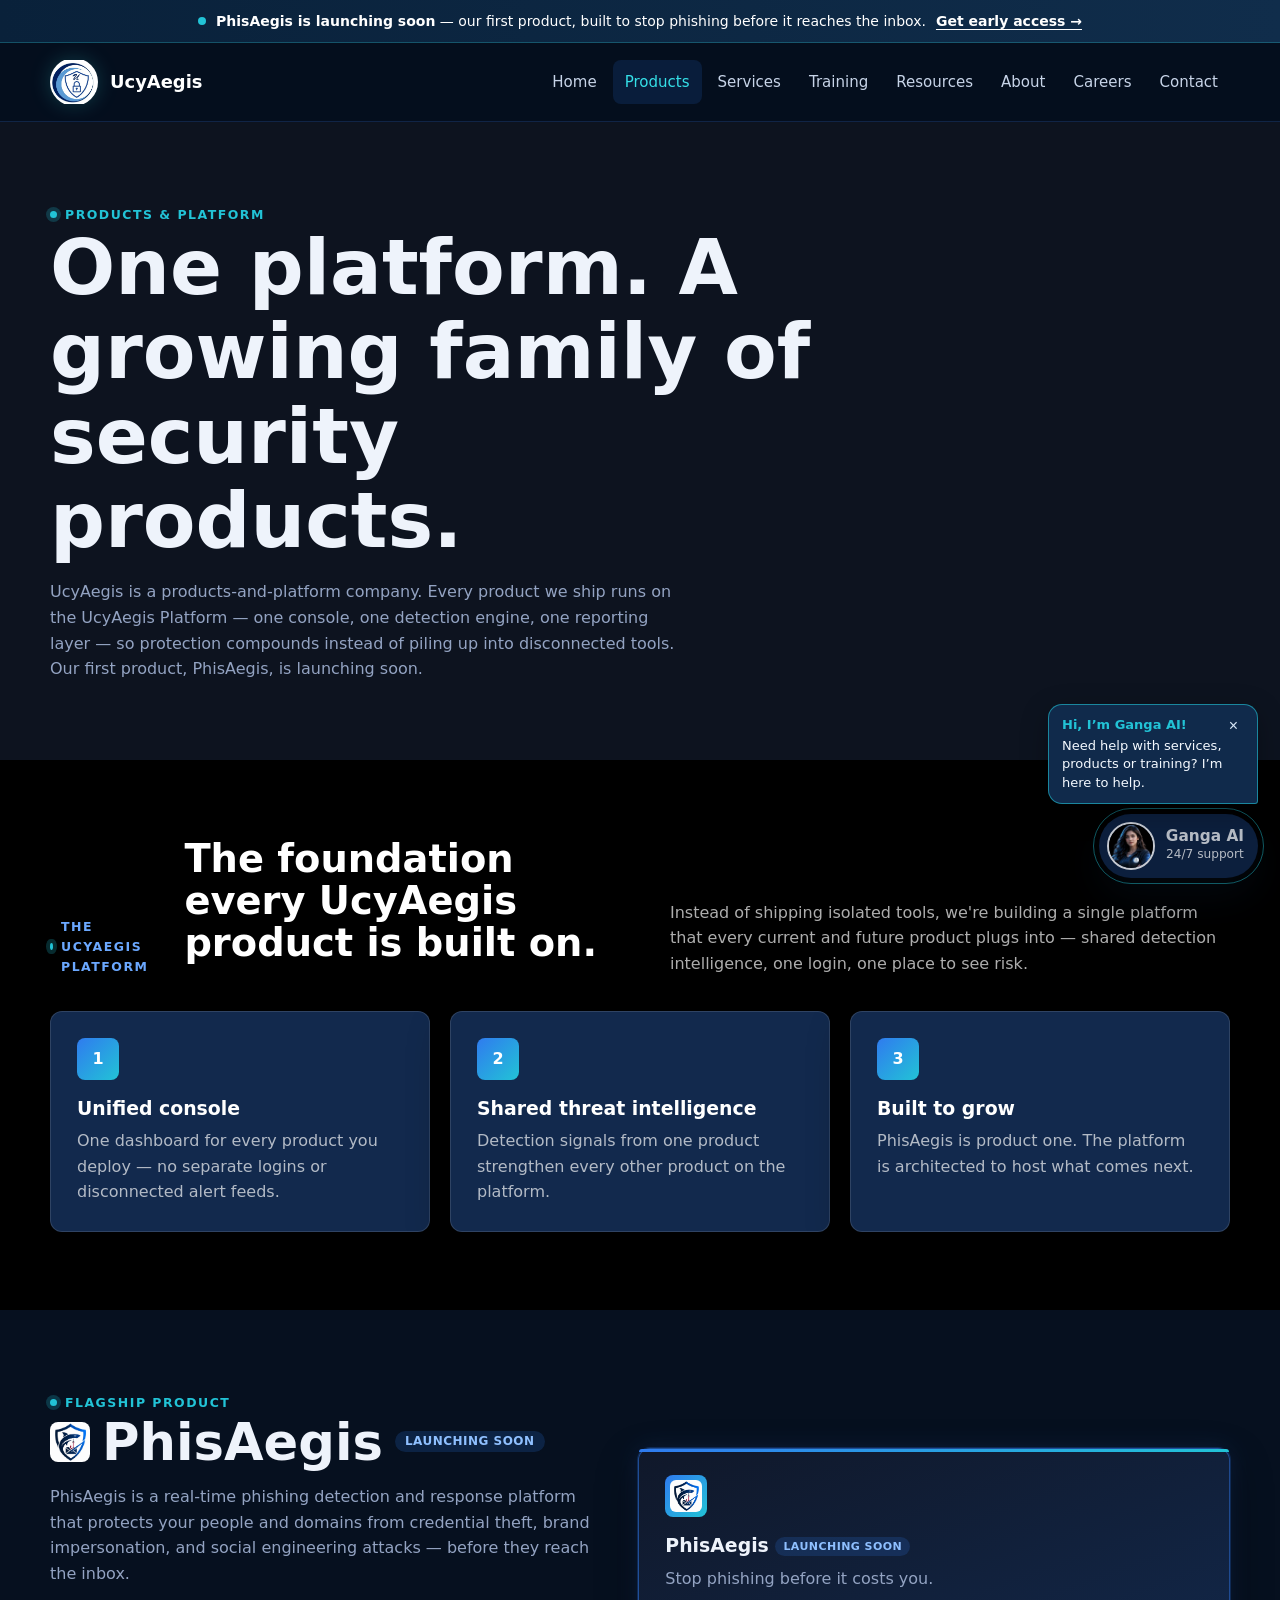
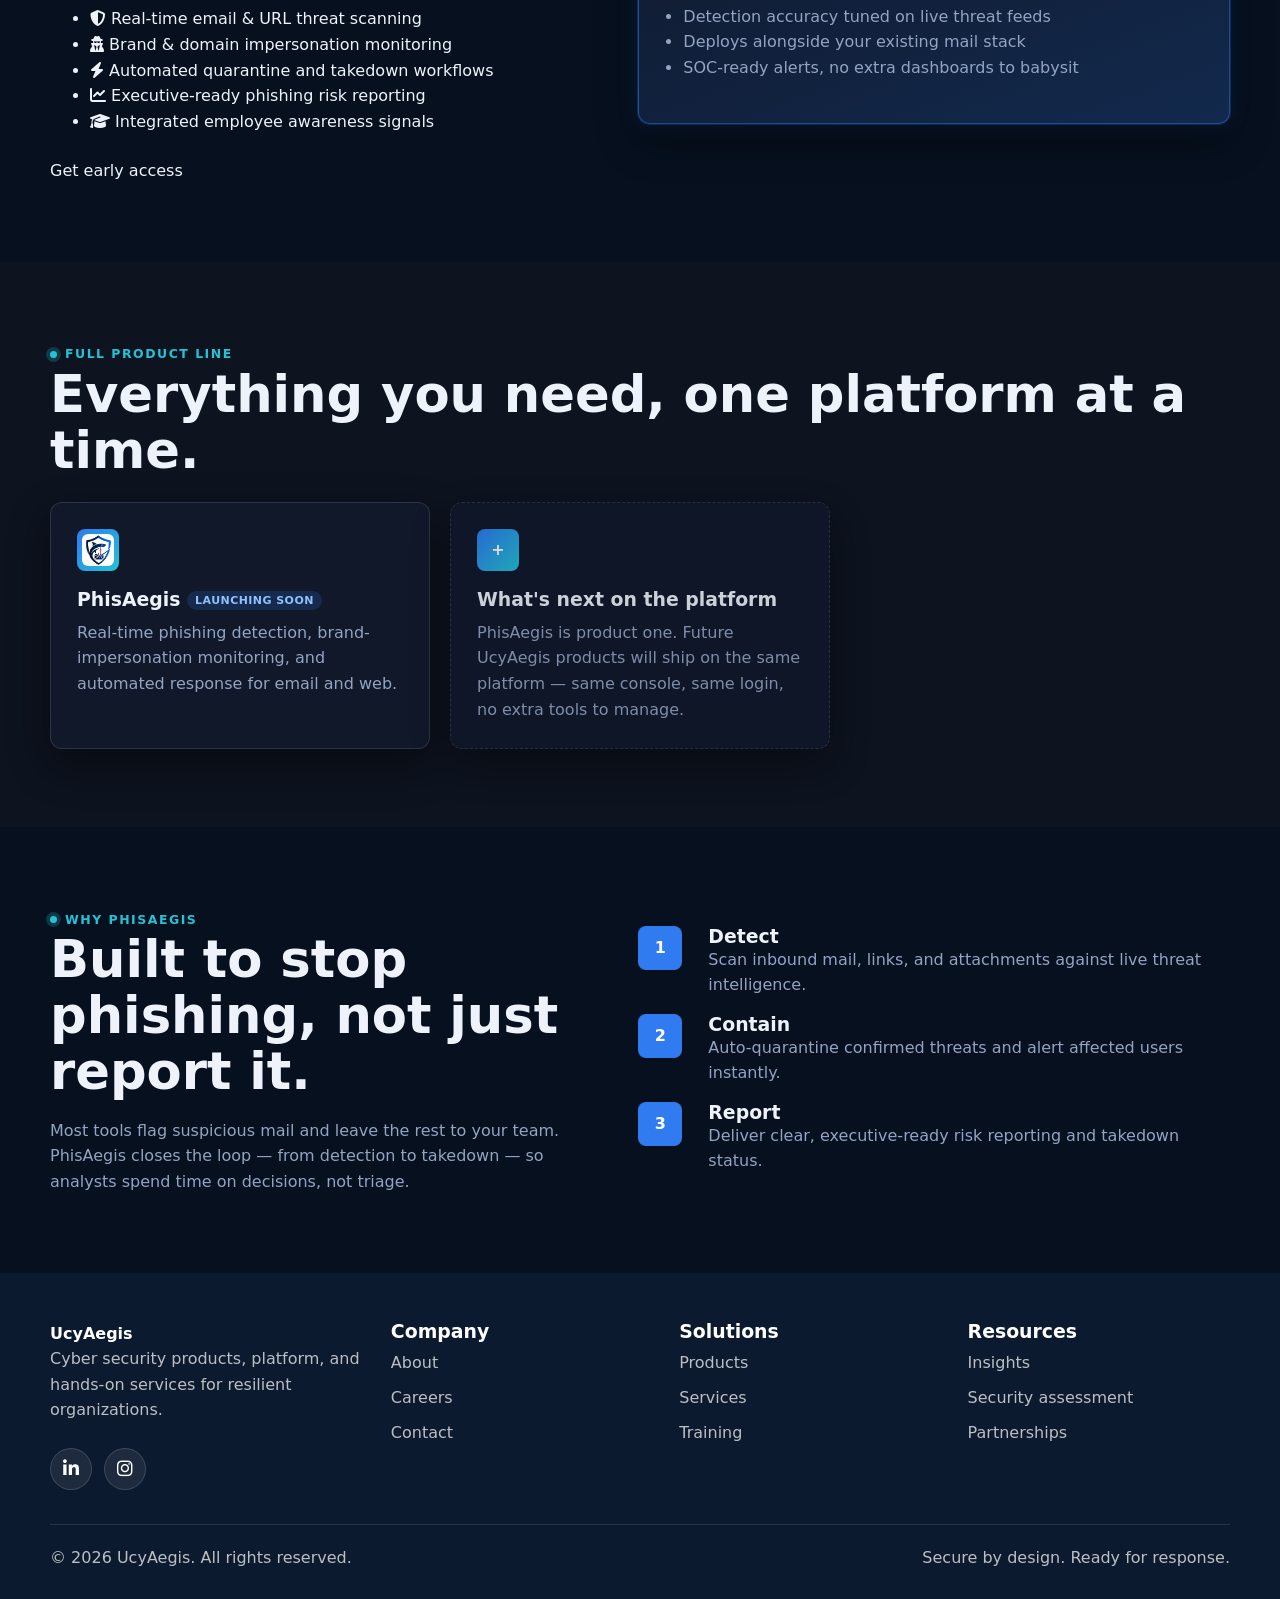
<file: products.html>
<!doctype html>
<html lang="en">
  <head><meta charset="utf-8"><meta name="viewport" content="width=device-width, initial-scale=1"><title>Products &amp; Platform | UcyAegis</title>
     <link rel="icon" type="image/png" href="assets/favicon.png">
    <link rel="stylesheet" href="assets/styles.css">
    <link rel="stylesheet"
href="https://cdnjs.cloudflare.com/ajax/libs/font-awesome/6.5.1/css/all.min.css">
  </head>
  <body>
    <div class="launch-bar"><div class="launch-bar-inner"><span class="launch-bar-dot"></span><span><strong>PhisAegis is launching soon</strong> — our first product, built to stop phishing before it reaches the inbox.</span> <a href="contact.html">Get early access &rarr;</a></div></div>
<header class="site-header"><nav class="nav" aria-label="Main navigation"><a class="brand" href="index.html"><img src="assets/ucyaegis-logo.jpeg" alt="UcyAegis logo"><span>UcyAegis</span></a><button class="nav-toggle" type="button" aria-label="Open navigation" aria-expanded="false">&#9776;</button>
      <div class="nav-links">
        <a href="index.html">Home</a>
        <a href="products.html" aria-current="page">Products</a> <a href="services.html">Services</a> <a href="https://training.ucyaegis.pro" target="_blank" rel="noopener noreferrer">Training</a>        <!-- <a href="training-certification.html">Training</a> -->
        <a href="resources.html">Resources</a>
        <a href="about.html">About</a>
        <a href="careers.html">Careers</a>
        <a href="contact.html">Contact</a>
      </div></nav></header>

    <main>
      <!-- Hero -->
      <section class="band white">
        <div class="section-inner">
          <p class="eyebrow">Products &amp; Platform</p>
          <h1>One platform. A growing family of security products.</h1>
          <p class="muted" style="max-width:640px;margin-top:16px">
            UcyAegis is a products-and-platform company. Every product we ship runs on the
            UcyAegis Platform — one console, one detection engine, one reporting layer —
            so protection compounds instead of piling up into disconnected tools.
            Our first product, PhisAegis, is launching soon.
          </p>
        </div>
      </section>

      <!-- Platform overview -->
      <section class="band dark">
        <div class="section-inner">
          <div class="section-head">
            <p class="eyebrow" style="color:var(--sky)">The UcyAegis Platform</p>
            <h2>The foundation every UcyAegis product is built on.</h2>
            <p>Instead of shipping isolated tools, we're building a single platform that every current and future product plugs into — shared detection intelligence, one login, one place to see risk.</p>
          </div>
          <div class="grid three">
            <article class="card">
              <div class="icon">1</div>
              <h3>Unified console</h3>
              <p class="muted">One dashboard for every product you deploy — no separate logins or disconnected alert feeds.</p>
            </article>
            <article class="card">
              <div class="icon">2</div>
              <h3>Shared threat intelligence</h3>
              <p class="muted">Detection signals from one product strengthen every other product on the platform.</p>
            </article>
            <article class="card">
              <div class="icon">3</div>
              <h3>Built to grow</h3>
              <p class="muted">PhisAegis is product one. The platform is architected to host what comes next.</p>
            </article>
          </div>
        </div>
      </section>

      <!-- Flagship product: PhisAegis -->
      <section class="band" id="phisaegis">
        <div class="section-inner split">
          <div>
            <p class="eyebrow">Flagship product</p>
            <h2 style="display:flex;align-items:center;gap:12px;flex-wrap:wrap">
              <img src="assets/phisaegis.jpg" alt="PhisAegis logo" style="height:40px;width:40px;object-fit:contain;border-radius:8px">
              PhisAegis
              <span style="font-size:12px;font-weight:600;letter-spacing:.04em;text-transform:uppercase;background:rgba(47,123,239,0.18);color:#8fc0ff;padding:4px 10px;border-radius:999px">Launching soon</span>
            </h2>
            <p class="muted" style="margin-top:14px">
              PhisAegis is a real-time phishing detection and response platform that protects your
              people and domains from credential theft, brand impersonation, and social engineering
              attacks — before they reach the inbox.
            </p>
            <ul class="feature-list" style="margin-top:20px">
              <li><i class="fa-solid fa-shield-halved"></i> Real-time email &amp; URL threat scanning</li>
              <li><i class="fa-solid fa-user-secret"></i> Brand &amp; domain impersonation monitoring</li>
              <li><i class="fa-solid fa-bolt"></i> Automated quarantine and takedown workflows</li>
              <li><i class="fa-solid fa-chart-line"></i> Executive-ready phishing risk reporting</li>
              <li><i class="fa-solid fa-graduation-cap"></i> Integrated employee awareness signals</li>
            </ul>
            <div style="margin-top:24px">
              <a class="btn btn-primary" href="contact.html">Get early access</a>
            </div>
          </div>
          <div class="card highlight">
            <div class="icon"><img src="assets/phisaegis.jpg" alt="PhisAegis logo" style="height:32px;width:32px;object-fit:contain;border-radius:6px"></div>
            <h3>PhisAegis <span style="font-size:11px;font-weight:600;letter-spacing:.04em;text-transform:uppercase;background:rgba(47,123,239,0.18);color:#8fc0ff;padding:3px 8px;border-radius:999px;vertical-align:middle">Launching soon</span></h3>
            <p>Stop phishing before it costs you.</p>
            <ul class="muted" style="margin-top:12px;padding-left:18px">
              <li>Detection accuracy tuned on live threat feeds</li>
              <li>Deploys alongside your existing mail stack</li>
              <li>SOC-ready alerts, no extra dashboards to babysit</li>
            </ul>
          </div>
        </div>
      </section>

      <!-- Product grid -->
      <section class="band white">
        <div class="section-inner">
          <p class="eyebrow">Full product line</p>
          <h2>Everything you need, one platform at a time.</h2>
          <div class="grid three" style="margin-top:24px">

            <article class="card">
              <div class="icon"><img src="assets/phisaegis.jpg" alt="PhisAegis logo" style="height:32px;width:32px;object-fit:contain;border-radius:6px"></div>
              <h3>PhisAegis <span style="font-size:11px;font-weight:600;letter-spacing:.04em;text-transform:uppercase;background:rgba(47,123,239,0.18);color:#8fc0ff;padding:3px 8px;border-radius:999px;vertical-align:middle">Launching soon</span></h3>
              <p>Real-time phishing detection, brand-impersonation monitoring, and automated response for email and web.</p>
            </article>

            <article class="card" style="border-style:dashed;opacity:.85">
              <div class="icon">+</div>
              <h3>What's next on the platform</h3>
              <p>PhisAegis is product one. Future UcyAegis products will ship on the same platform — same console, same login, no extra tools to manage.</p>
            </article>

          </div>
        </div>
      </section>

      <!-- Why PhisAegis / product differentiators -->
      <section class="band">
        <div class="section-inner split">
          <div>
            <p class="eyebrow">Why PhisAegis</p>
            <h2>Built to stop phishing, not just report it.</h2>
            <p class="muted" style="margin-top:18px">
              Most tools flag suspicious mail and leave the rest to your team. PhisAegis closes the loop
              — from detection to takedown — so analysts spend time on decisions, not triage.
            </p>
          </div>
          <div class="timeline">
            <div class="step"><span class="step-num">1</span><div><h3>Detect</h3><p class="muted">Scan inbound mail, links, and attachments against live threat intelligence.</p></div></div>
            <div class="step"><span class="step-num">2</span><div><h3>Contain</h3><p class="muted">Auto-quarantine confirmed threats and alert affected users instantly.</p></div></div>
            <div class="step"><span class="step-num">3</span><div><h3>Report</h3><p class="muted">Deliver clear, executive-ready risk reporting and takedown status.</p></div></div>
          </div>
        </div>
      </section>
    </main>

    <footer class="site-footer">
      <div class="footer-grid">
        <div><strong>UcyAegis</strong><p>Cyber security products, platform, and hands-on services for resilient organizations.</p>
        <div class="footer-social">

  <a href="https://www.linkedin.com/company/ucyaegis" target="_blank" aria-label="LinkedIn">
    <i class="fab fa-linkedin-in"></i>
  </a>

  <!-- <a href="https://x.com/yourhandle" target="_blank" aria-label="X">
    <i class="fab fa-x-twitter"></i>
  </a> -->

  <a href="https://instagram.com/ucyaegis" target="_blank" aria-label="Instagram">
    <i class="fab fa-instagram"></i>
  </a>

</div>
        </div>

        <div><h3>Company</h3><a href="about.html">About</a><a href="careers.html">Careers</a><a href="contact.html">Contact</a></div>
        <div><h3>Solutions</h3>
          <a href="products.html">Products</a> <a href="services.html">Services</a> <a href="https://training.ucyaegis.pro" target="_blank" rel="noopener noreferrer">Training</a>          <!-- <a href="training-certification.html">Training</a> -->
        </div>
        <div><h3>Resources</h3><a href="resources.html">Insights</a><a href="contact.html">Security assessment</a><a href="contact.html">Partnerships</a></div>
      </div>
      <div class="footer-bottom"><span>&copy; <span data-year></span> UcyAegis. All rights reserved.</span><span>Secure by design. Ready for response.</span></div>
    </footer>
    <script src="assets/main.js"></script>
  </body>
</html>
</file>
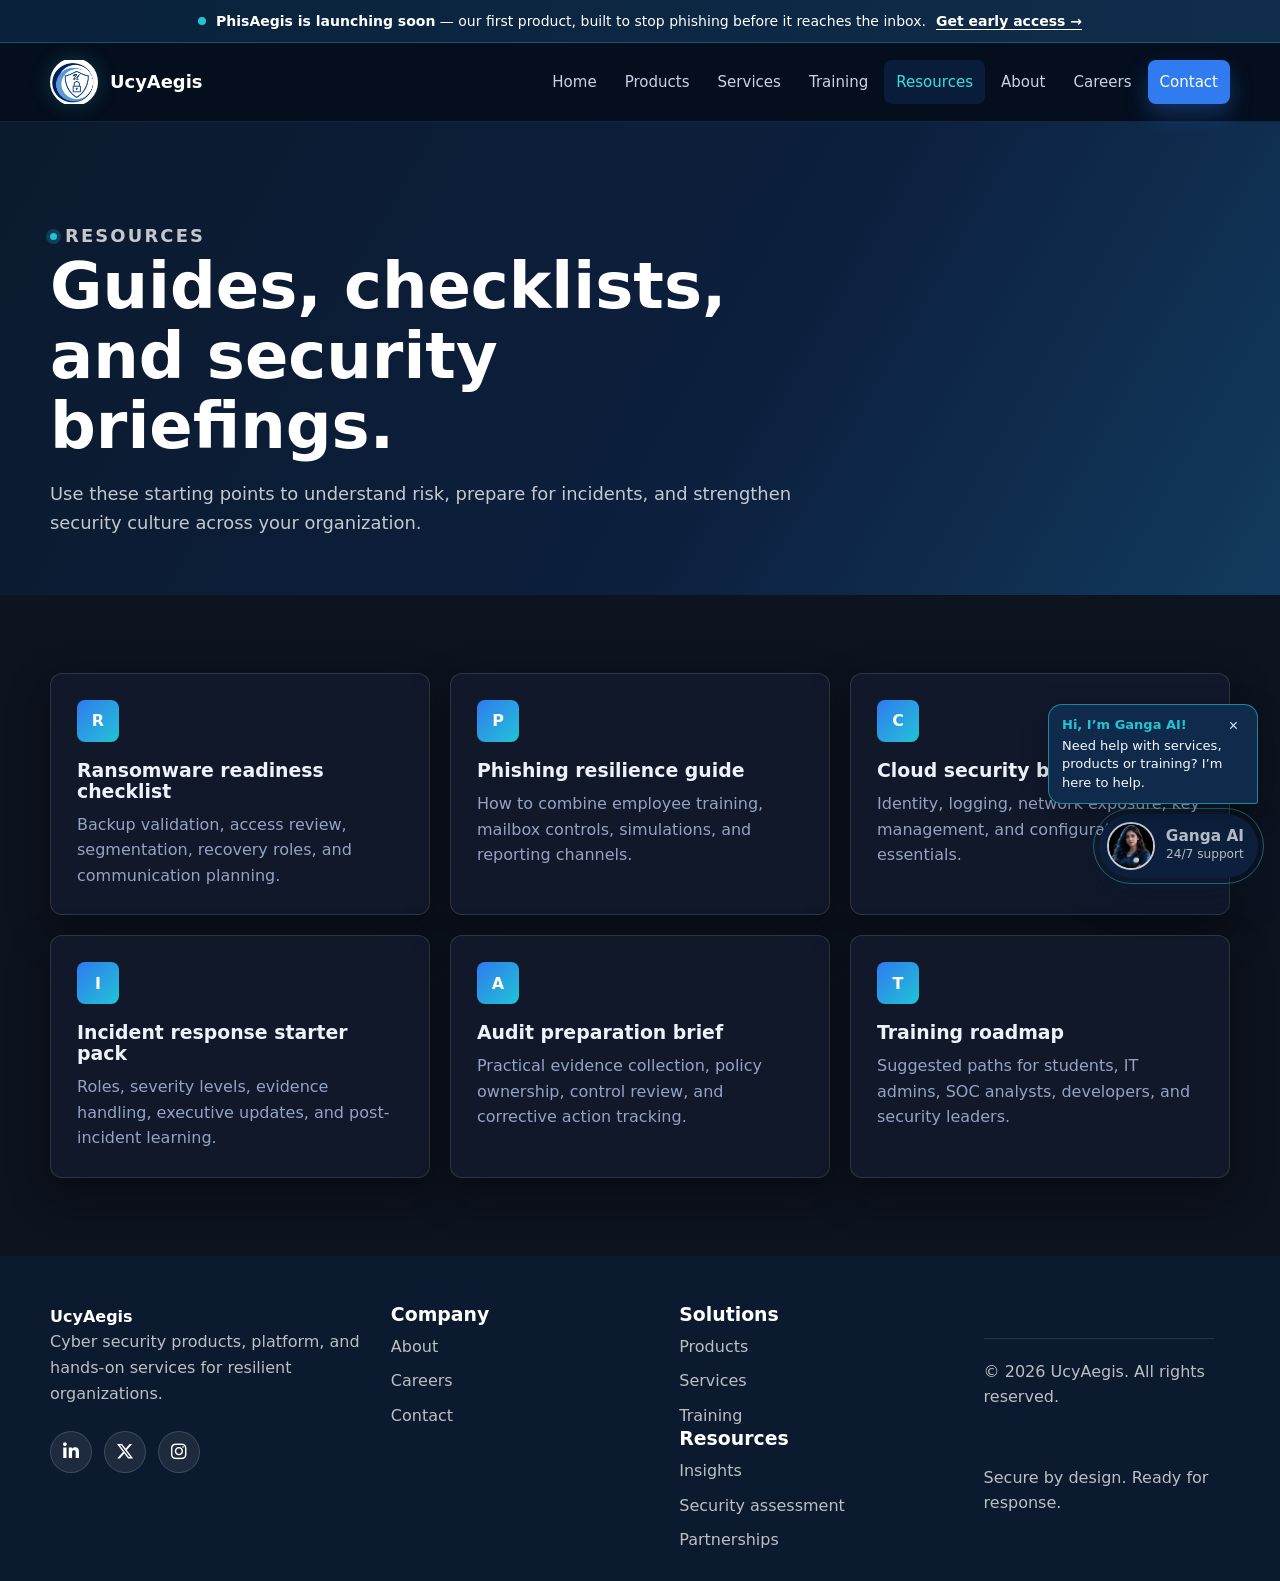
<file: resources.html>
<!doctype html>
<html lang="en">
  <head><meta charset="utf-8"><meta name="viewport" content="width=device-width, initial-scale=1"><title>Resources | UcyAegis</title>
    <link rel="stylesheet" href="assets/styles.css">
    <link rel="stylesheet"
href="https://cdnjs.cloudflare.com/ajax/libs/font-awesome/6.5.1/css/all.min.css">
  </head>
  <body>
    <div class="launch-bar"><div class="launch-bar-inner"><span class="launch-bar-dot"></span><span><strong>PhisAegis is launching soon</strong> — our first product, built to stop phishing before it reaches the inbox.</span> <a href="contact.html">Get early access &rarr;</a></div></div>
<header class="site-header"><nav class="nav" aria-label="Main navigation"><a class="brand" href="index.html"><img src="assets/ucyaegis-logo.jpeg" alt="UcyAegis logo"><span>UcyAegis</span></a><button class="nav-toggle" type="button" aria-label="Open navigation" aria-expanded="false">&#9776;</button>
      <div class="nav-links">
        <a href="index.html">Home</a>
        <a href="products.html">Products</a> <a href="services.html">Services</a> <a href="https://training.ucyaegis.pro" target="_blank" rel="noopener noreferrer">Training</a>        <!-- <a href="training-certification.html">Training</a> -->
        <a href="resources.html">Resources</a>
        <a href="about.html">About</a>
        <a href="careers.html">Careers</a>
        <a class="nav-cta" href="contact.html">Contact</a>
      </div></nav></header>
    <main>
      <section class="page-hero"><div class="page-hero-inner"><p class="eyebrow">Resources</p><h1>Guides, checklists, and security briefings.</h1><p>Use these starting points to understand risk, prepare for incidents, and strengthen security culture across your organization.</p></div></section>
      <section class="band white"><div class="section-inner"><div class="grid three">
        <article class="card"><div class="icon">R</div><h3>Ransomware readiness checklist</h3><p>Backup validation, access review, segmentation, recovery roles, and communication planning.</p></article>
        <article class="card"><div class="icon">P</div><h3>Phishing resilience guide</h3><p>How to combine employee training, mailbox controls, simulations, and reporting channels.</p></article>
        <article class="card"><div class="icon">C</div><h3>Cloud security baseline</h3><p>Identity, logging, network exposure, key management, and configuration review essentials.</p></article>
        <article class="card"><div class="icon">I</div><h3>Incident response starter pack</h3><p>Roles, severity levels, evidence handling, executive updates, and post-incident learning.</p></article>
        <article class="card"><div class="icon">A</div><h3>Audit preparation brief</h3><p>Practical evidence collection, policy ownership, control review, and corrective action tracking.</p></article>
        <article class="card"><div class="icon">T</div><h3>Training roadmap</h3><p>Suggested paths for students, IT admins, SOC analysts, developers, and security leaders.</p></article>
      </div></div></section>
    </main>
        <footer class="site-footer">
      <div class="footer-grid">
        <div><strong>UcyAegis</strong><p>Cyber security products, platform, and hands-on services for resilient organizations.</p>
        <div class="footer-social">

  <a href="https://www.linkedin.com/company/ucyaegis" target="_blank" aria-label="LinkedIn">
    <i class="fab fa-linkedin-in"></i>
  </a>

  <a href="https://x.com/yourhandle" target="_blank" aria-label="X">
    <i class="fab fa-x-twitter"></i>
  </a>

  <a href="https://instagram.com/ucyaegis" target="_blank" aria-label="Instagram">
    <i class="fab fa-instagram"></i>
  </a>

</div>
        </div>
        
        <div><h3>Company</h3><a href="about.html">About</a><a href="careers.html">Careers</a><a href="contact.html">Contact</a></div>
        <div><h3>Solutions</h3>
          <a href="products.html">Products</a> <a href="services.html">Services</a> <a href="https://training.ucyaegis.pro" target="_blank" rel="noopener noreferrer">Training</a>          <!-- <a href="training-certification.html">Training</a></div> -->
        <div><h3>Resources</h3><a href="resources.html">Insights</a><a href="contact.html">Security assessment</a><a href="contact.html">Partnerships</a></div>
      </div>
      <div class="footer-bottom"><span>&copy; <span data-year></span> UcyAegis. All rights reserved.</span><span>Secure by design. Ready for response.</span></div>
    </footer>
    <script src="assets/main.js"></script>
  </body>
</html>
</file>
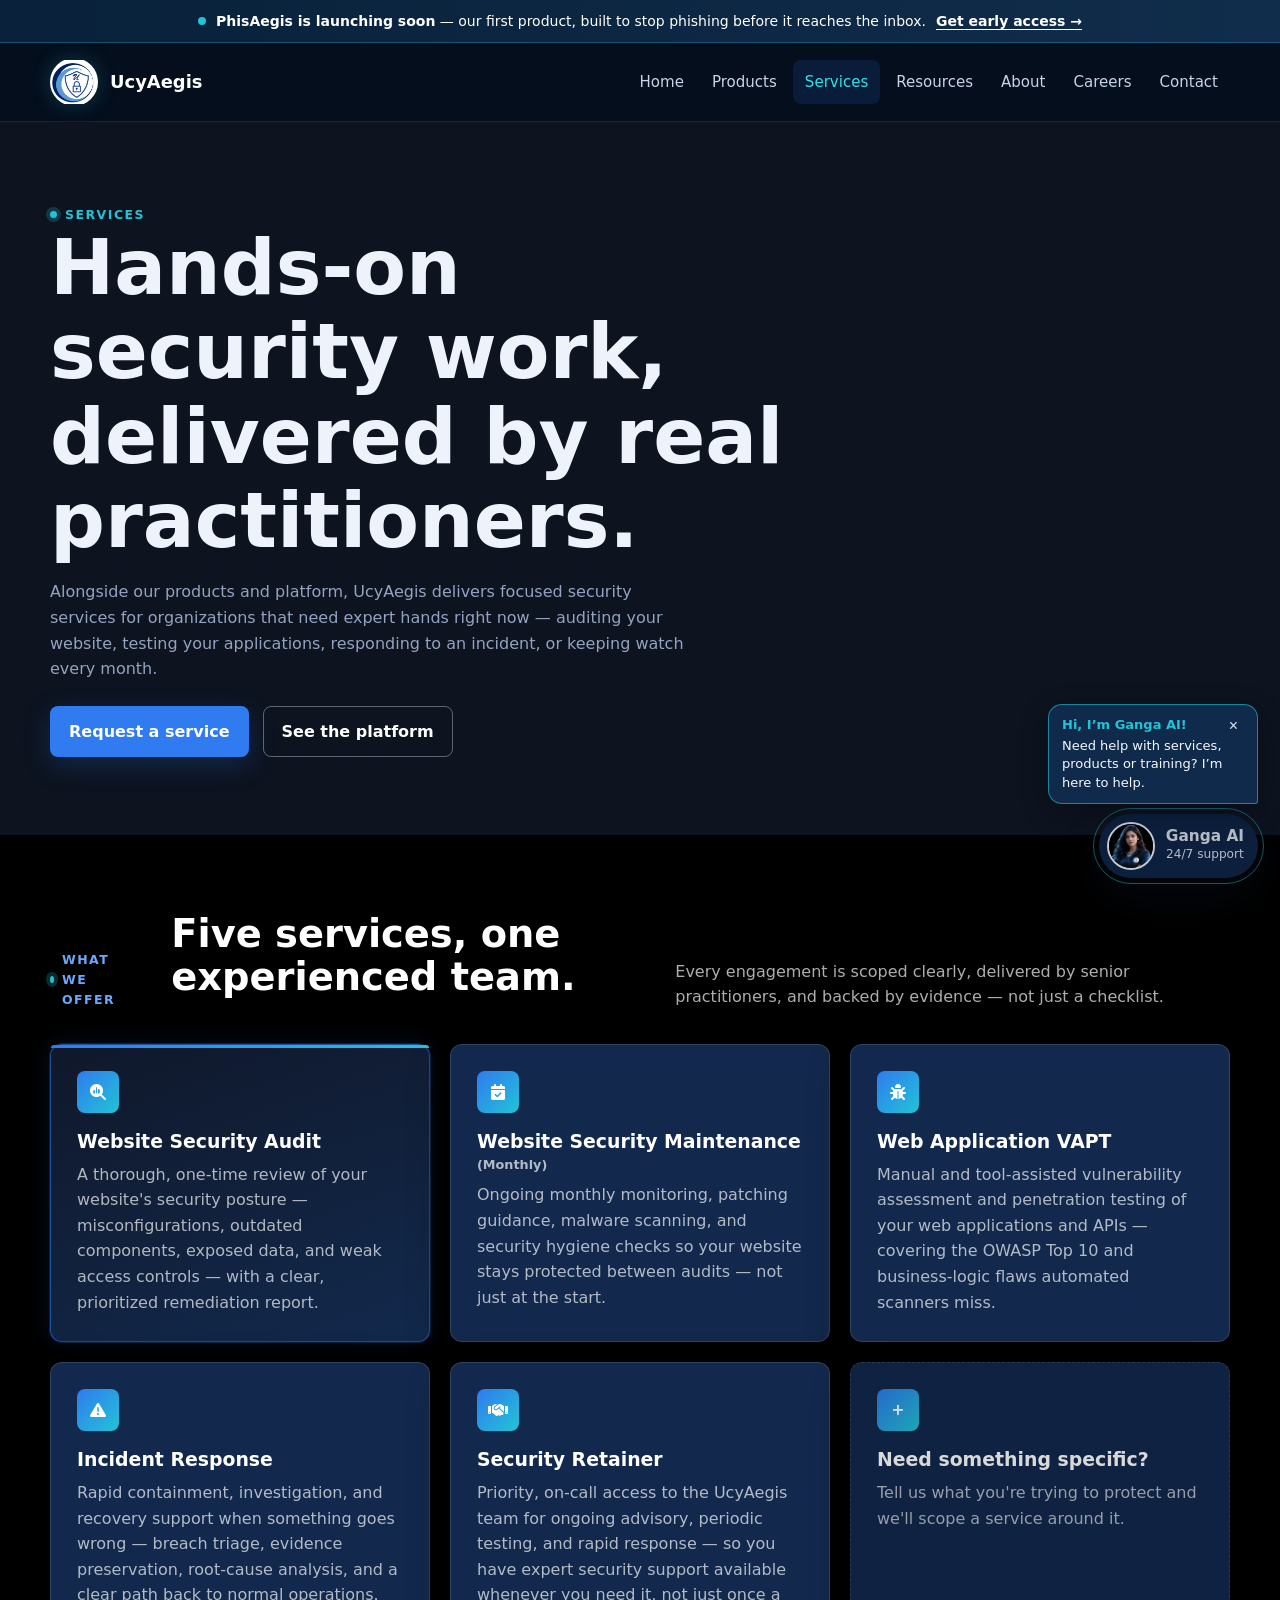
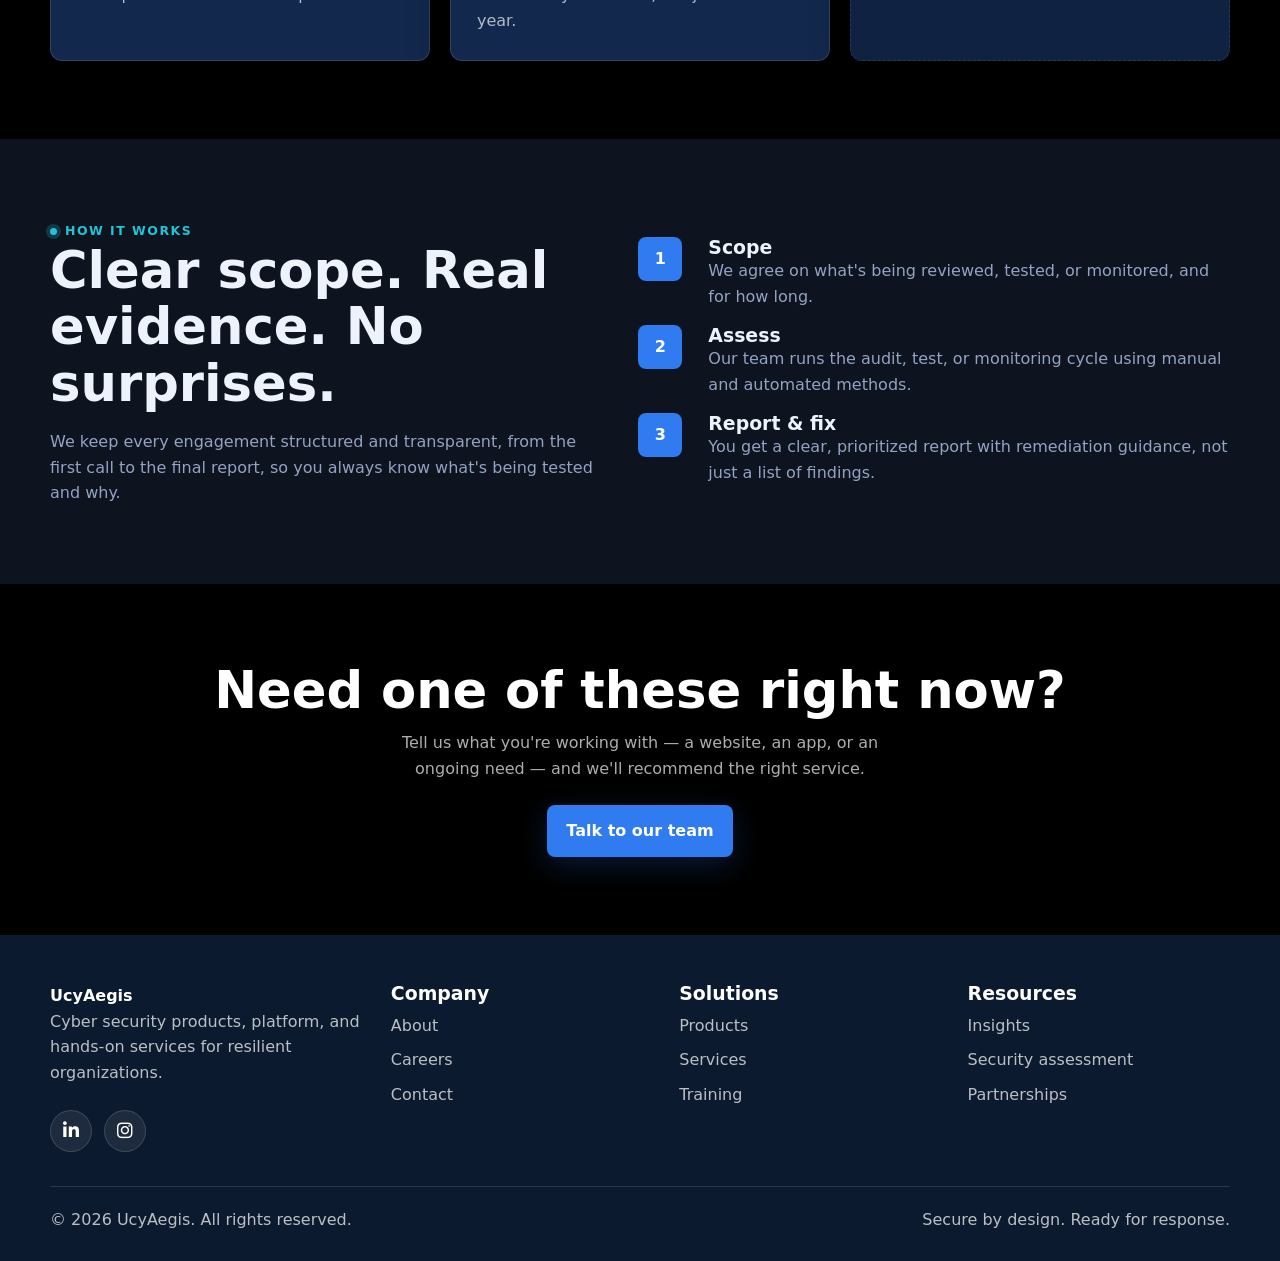
<file: services.html>
<!doctype html>
<html lang="en">
  <head><meta charset="utf-8"><meta name="viewport" content="width=device-width, initial-scale=1"><title>Services | UcyAegis</title>
    <meta name="description" content="Hands-on cyber security services from UcyAegis — website security audits, monthly security maintenance, web application VAPT, incident response, and security retainers.">
     <link rel="icon" type="image/png" href="assets/favicon.png">
    <link rel="stylesheet" href="assets/styles.css">
    <link rel="stylesheet"
href="https://cdnjs.cloudflare.com/ajax/libs/font-awesome/6.5.1/css/all.min.css">
  </head>
  <body>
    <div class="launch-bar"><div class="launch-bar-inner"><span class="launch-bar-dot"></span><span><strong>PhisAegis is launching soon</strong> — our first product, built to stop phishing before it reaches the inbox.</span> <a href="contact.html">Get early access &rarr;</a></div></div>
<header class="site-header"><nav class="nav" aria-label="Main navigation"><a class="brand" href="index.html"><img src="assets/ucyaegis-logo.jpeg" alt="UcyAegis logo"><span>UcyAegis</span></a><button class="nav-toggle" type="button" aria-label="Open navigation" aria-expanded="false">&#9776;</button>
      <div class="nav-links">
        <a href="index.html">Home</a>
        <a href="products.html">Products</a> <a href="services.html" aria-current="page">Services</a>        <!-- <a href="training-certification.html">Training</a> -->
        <a href="resources.html">Resources</a>
        <a href="about.html">About</a>
        <a href="careers.html">Careers</a>
        <a href="contact.html">Contact</a>
      </div></nav></header>

    <main>
      <!-- Hero -->
      <section class="band white">
        <div class="section-inner">
          <p class="eyebrow">Services</p>
          <h1>Hands-on security work, delivered by real practitioners.</h1>
          <p class="muted" style="max-width:640px;margin-top:16px">
            Alongside our products and platform, UcyAegis delivers focused security services for
            organizations that need expert hands right now — auditing your website, testing your
            applications, responding to an incident, or keeping watch every month.
          </p>
          <div class="hero-actions" style="margin-top:24px">
            <a class="button primary" href="contact.html">Request a service</a>
            <a class="button secondary" href="products.html">See the platform</a>
          </div>
        </div>
      </section>

      <!-- Service grid -->
      <section class="band dark">
        <div class="section-inner">
          <div class="section-head">
            <p class="eyebrow" style="color:var(--sky)">What we offer</p>
            <h2>Five services, one experienced team.</h2>
            <p>Every engagement is scoped clearly, delivered by senior practitioners, and backed by evidence — not just a checklist.</p>
          </div>

          <div class="grid three">
            <article class="card highlight" id="website-security-audit">
              <div class="icon"><i class="fa-solid fa-magnifying-glass-chart"></i></div>
              <h3>Website Security Audit</h3>
              <p class="muted">A thorough, one-time review of your website's security posture — misconfigurations, outdated components, exposed data, and weak access controls — with a clear, prioritized remediation report.</p>
            </article>

            <article class="card" id="website-security-maintenance">
              <div class="icon"><i class="fa-solid fa-calendar-check"></i></div>
              <h3>Website Security Maintenance <span class="muted" style="font-size:0.8rem;font-weight:600">(Monthly)</span></h3>
              <p class="muted">Ongoing monthly monitoring, patching guidance, malware scanning, and security hygiene checks so your website stays protected between audits — not just at the start.</p>
            </article>

            <article class="card" id="web-application-vapt">
              <div class="icon"><i class="fa-solid fa-bug"></i></div>
              <h3>Web Application VAPT</h3>
              <p class="muted">Manual and tool-assisted vulnerability assessment and penetration testing of your web applications and APIs — covering the OWASP Top 10 and business-logic flaws automated scanners miss.</p>
            </article>

            <article class="card" id="incident-response">
              <div class="icon"><i class="fa-solid fa-triangle-exclamation"></i></div>
              <h3>Incident Response</h3>
              <p class="muted">Rapid containment, investigation, and recovery support when something goes wrong — breach triage, evidence preservation, root-cause analysis, and a clear path back to normal operations.</p>
            </article>

            <article class="card" id="security-retainer">
              <div class="icon"><i class="fa-solid fa-handshake"></i></div>
              <h3>Security Retainer</h3>
              <p class="muted">Priority, on-call access to the UcyAegis team for ongoing advisory, periodic testing, and rapid response — so you have expert security support available whenever you need it, not just once a year.</p>
            </article>

            <article class="card" style="border-style:dashed;opacity:.85">
              <div class="icon">+</div>
              <h3>Need something specific?</h3>
              <p class="muted">Tell us what you're trying to protect and we'll scope a service around it.</p>
            </article>
          </div>
        </div>
      </section>

      <!-- How it works -->
      <section class="band white">
        <div class="section-inner split">
          <div>
            <p class="eyebrow">How it works</p>
            <h2>Clear scope. Real evidence. No surprises.</h2>
            <p class="muted" style="margin-top:18px">
              We keep every engagement structured and transparent, from the first call to the final
              report, so you always know what's being tested and why.
            </p>
          </div>
          <div class="timeline">
            <div class="step"><span class="step-num">1</span><div><h3>Scope</h3><p class="muted">We agree on what's being reviewed, tested, or monitored, and for how long.</p></div></div>
            <div class="step"><span class="step-num">2</span><div><h3>Assess</h3><p class="muted">Our team runs the audit, test, or monitoring cycle using manual and automated methods.</p></div></div>
            <div class="step"><span class="step-num">3</span><div><h3>Report &amp; fix</h3><p class="muted">You get a clear, prioritized report with remediation guidance, not just a list of findings.</p></div></div>
          </div>
        </div>
      </section>

      <!-- CTA -->
      <section class="band dark">
        <div class="section-inner" style="text-align:center">
          <h2>Need one of these right now?</h2>
          <p class="muted" style="max-width:520px;margin:12px auto 24px">Tell us what you're working with — a website, an app, or an ongoing need — and we'll recommend the right service.</p>
          <a class="button primary" href="contact.html">Talk to our team</a>
        </div>
      </section>
    </main>

    <footer class="site-footer">
      <div class="footer-grid">
        <div><strong>UcyAegis</strong><p>Cyber security products, platform, and hands-on services for resilient organizations.</p>
        <div class="footer-social">

  <a href="https://www.linkedin.com/company/ucyaegis" target="_blank" aria-label="LinkedIn">
    <i class="fab fa-linkedin-in"></i>
  </a>

  <!-- <a href="https://x.com/yourhandle" target="_blank" aria-label="X">
    <i class="fab fa-x-twitter"></i>
  </a> -->

  <a href="https://instagram.com/ucyaegis" target="_blank" aria-label="Instagram">
    <i class="fab fa-instagram"></i>
  </a>

</div>
        </div>

        <div><h3>Company</h3><a href="about.html">About</a><a href="careers.html">Careers</a><a href="contact.html">Contact</a></div>
        <div><h3>Solutions</h3>
          <a href="products.html">Products</a> <a href="services.html">Services</a> <a href="https://training.ucyaegis.pro" target="_blank" rel="noopener noreferrer">Training</a>          <!-- <a href="training-certification.html">Training</a> -->
        </div>
        <div><h3>Resources</h3><a href="resources.html">Insights</a><a href="contact.html">Security assessment</a><a href="contact.html">Partnerships</a></div>
      </div>
      <div class="footer-bottom"><span>&copy; <span data-year></span> UcyAegis. All rights reserved.</span><span>Secure by design. Ready for response.</span></div>
    </footer>
    <script src="assets/main.js"></script>
  </body>
</html>
</file>
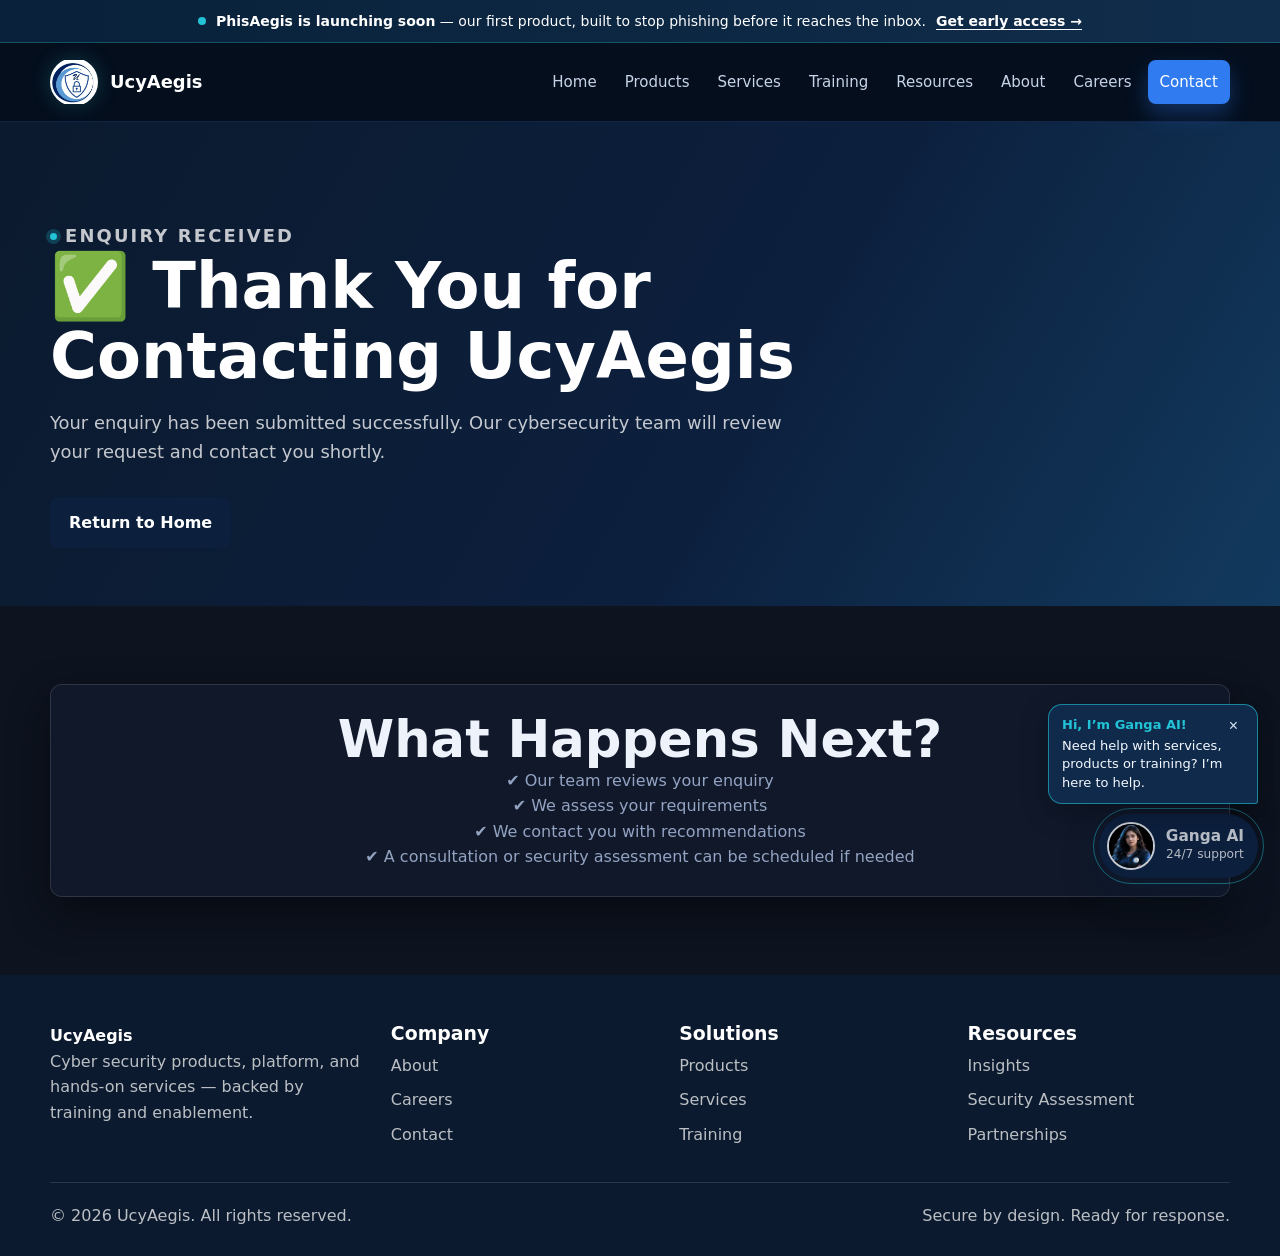
<file: thank-you.html>
<!doctype html>

<html lang="en">
  <head>
    <meta charset="utf-8">
    <meta name="viewport" content="width=device-width, initial-scale=1">
    <title>Thank You | UcyAegis</title>
    <link rel="stylesheet" href="assets/styles.css">
  </head>
  <body>

<div class="launch-bar"><div class="launch-bar-inner"><span class="launch-bar-dot"></span><span><strong>PhisAegis is launching soon</strong> — our first product, built to stop phishing before it reaches the inbox.</span> <a href="contact.html">Get early access &rarr;</a></div></div>
<header class="site-header">
  <nav class="nav" aria-label="Main navigation">
    <a class="brand" href="index.html">
      <img src="assets/ucyaegis-logo.jpeg" alt="UcyAegis logo">
      <span>UcyAegis</span>
    </a>

    <button class="nav-toggle" type="button" aria-label="Open navigation" aria-expanded="false">
      &#9776;
    </button>

    <div class="nav-links">
      <a href="index.html">Home</a>
      <a href="products.html">Products</a> <a href="services.html">Services</a> <a href="https://training.ucyaegis.pro" target="_blank" rel="noopener noreferrer">Training</a>      <!-- <a href="training-certification.html">Training</a> -->
      <a href="resources.html">Resources</a>
      <a href="about.html">About</a>
      <a href="careers.html">Careers</a>
      <a class="nav-cta" href="contact.html">Contact</a>
    </div>
  </nav>
</header>

<main>
  <section class="page-hero">
    <div class="page-hero-inner">
      <p class="eyebrow">Enquiry Received</p>

      <h1>✅ Thank You for Contacting UcyAegis</h1>

      <p>
        Your enquiry has been submitted successfully.
        Our cybersecurity team will review your request
        and contact you shortly.
      </p>

      <div style="margin-top:30px;">
        <a class="button dark" href="index.html">
          Return to Home
        </a>
      </div>
    </div>
  </section>

  <section class="band white">
    <div class="section-inner">
      <div class="card" style="text-align:center;">
        <h2>What Happens Next?</h2>

        <p>
          ✔ Our team reviews your enquiry
        </p>

        <p>
          ✔ We assess your requirements
        </p>

        <p>
          ✔ We contact you with recommendations
        </p>

        <p>
          ✔ A consultation or security assessment can be scheduled if needed
        </p>
      </div>
    </div>
  </section>
</main>

<footer class="site-footer">
  <div class="footer-grid">

    <div>
      <strong>UcyAegis</strong>
      <p>
        Cyber security products, platform, and hands-on services —
        backed by training and enablement.
      </p>
    </div>

    <div>
      <h3>Company</h3>
      <a href="about.html">About</a>
      <a href="careers.html">Careers</a>
      <a href="contact.html">Contact</a>
    </div>

    <div>
      <h3>Solutions</h3>
      <a href="products.html">Products</a> <a href="services.html">Services</a> <a href="https://training.ucyaegis.pro" target="_blank" rel="noopener noreferrer">Training</a>      <!-- <a href="training-certification.html">Training</a> -->
    </div>

    <div>
      <h3>Resources</h3>
      <a href="resources.html">Insights</a>
      <a href="contact.html">Security Assessment</a>
      <a href="contact.html">Partnerships</a>
    </div>

  </div>

  <div class="footer-bottom">
    <span>&copy; <span data-year></span> UcyAegis. All rights reserved.</span>
    <span>Secure by design. Ready for response.</span>
  </div>
</footer>

<script src="assets/main.js"></script>
  </body>
</html>
</file>
<file: assets/styles.css>
:root {
  /* ---- Dark technology palette: black / white / signal-blue ---- */
  --ink: #0b1a2e;        /* deep gradient stop, used for dark background blends */
  --navy: #0c1f3d;       /* deep box background (panels/cards) */
  --navy-2: #12294d;
  --blue: #2f7bef;       /* primary accent */
  --blue-deep: #1a56c9;
  --sky: #6ba8ff;
  --cyan: #22c3d6;
  --bg: #05070c;         /* page background — near black */
  --paper: #05070c;      /* alias kept for compatibility */
  --panel: #0d131f;      /* card / band surface on the dark page */
  --panel-2: #10182a;    /* slightly lighter panel for alternating bands */
  --line: rgba(255, 255, 255, 0.12);
  --line-dark: rgba(79, 155, 239, 0.22);
  --text: #eef3fb;       /* primary text on dark backgrounds */
  --muted: #93a3c2;      /* secondary text on dark backgrounds */
  --muted-light: #8fa3c4;
  --white: #ffffff;
  --danger: #e0405c;
  --amber: #ffb020;
  --shadow: 0 16px 40px rgba(0, 0, 0, 0.45);
  --shadow-dark: 0 20px 48px rgba(0, 0, 0, 0.55);
  --glow: 0 0 0 1px rgba(47, 123, 239, 0.22), 0 0 22px rgba(47, 123, 239, 0.14);
  font-family: Inter, ui-sans-serif, system-ui, -apple-system, BlinkMacSystemFont, "Segoe UI", sans-serif;
}

* {
  box-sizing: border-box;
}

@media (prefers-reduced-motion: reduce) {
  *,
  *::before,
  *::after {
    animation-duration: 0.01ms !important;
    animation-iteration-count: 1 !important;
    transition-duration: 0.01ms !important;
  }
}

body {
  margin: 0;
  color: var(--text);
  background: var(--bg);
  line-height: 1.6;
}

img {
  max-width: 100%;
  display: block;
}

a {
  color: inherit;
  text-decoration: none;
}

@keyframes fadeUp {
  from { opacity: 0; transform: translateY(16px); }
  to { opacity: 1; transform: translateY(0); }
}

@keyframes fadeIn {
  from { opacity: 0; }
  to { opacity: 1; }
}

@keyframes pulseDot {
  0%, 100% { transform: scale(1); opacity: 1; }
  50% { transform: scale(1.4); opacity: 0.55; }
}

@keyframes sweep {
  0% { transform: translateX(-100%); }
  100% { transform: translateX(220%); }
}

/* ================= LAUNCH BAR ================= */

.launch-bar {
  background: linear-gradient(90deg, var(--navy), var(--blue-deep) 55%, var(--blue));
  color: var(--white);
  font-size: 14px;
}

.launch-bar-inner {
  width: min(1180px, calc(100% - 32px));
  margin: 0 auto;
  min-height: 42px;
  display: flex;
  align-items: center;
  justify-content: center;
  gap: 10px;
  flex-wrap: wrap;
  text-align: center;
  padding: 8px 0;
}

.launch-bar-dot {
  width: 8px;
  height: 8px;
  border-radius: 50%;
  background: var(--cyan);
  flex: none;
  animation: pulseDot 1.6s ease-in-out infinite;
}

.launch-bar strong {
  font-weight: 700;
}

.launch-bar a {
  text-decoration: underline;
  text-underline-offset: 3px;
  font-weight: 600;
  white-space: nowrap;
}

.launch-bar a:hover {
  color: var(--cyan);
}

/* ================= HEADER / NAV ================= */

.site-header {
  position: sticky;
  top: 0;
  z-index: 20;
  background: rgba(5, 7, 12, 0.86);
  backdrop-filter: blur(14px);
  border-bottom: 1px solid var(--line);
}

.nav {
  width: min(1180px, calc(100% - 32px));
  margin: 0 auto;
  min-height: 78px;
  display: flex;
  align-items: center;
  justify-content: space-between;
  gap: 24px;
}

.brand {
  display: flex;
  align-items: center;
  gap: 12px;
  font-weight: 800;
}

.brand img {
  width: 48px;
  height: 48px;
  object-fit: contain;
  border-radius: 50%;
}

.brand span {
  font-size: 1.12rem;
  color: var(--white);
}

.nav-toggle {
  display: none;
  width: 42px;
  height: 42px;
  border: 1px solid var(--line);
  border-radius: 8px;
  background: var(--panel);
  color: var(--white);
  font-size: 1.35rem;
}

.nav-links {
  display: flex;
  align-items: center;
  gap: 4px;
  font-size: 0.94rem;
  color: #c7d4e8;
}

.nav-links a {
  padding: 10px 12px;
  border-radius: 8px;
  transition: background 0.2s ease, color 0.2s ease;
}

.nav-links a:hover,
.nav-links a.active {
  color: var(--sky);
  background: rgba(47, 123, 239, 0.14);
}

.nav-cta {
  background: var(--blue) !important;
  color: var(--white) !important;
  box-shadow: 0 10px 22px rgba(47, 123, 239, 0.32);
  transition: transform 0.2s ease, box-shadow 0.2s ease;
}

.nav-cta:hover {
  transform: translateY(-2px);
  box-shadow: 0 14px 28px rgba(47, 123, 239, 0.4);
}

/* ================= HERO (dark box on light page) ================= */

.hero {
  min-height: calc(100vh - 78px);
  display: grid;
  align-items: center;
  color: var(--white);
  position: relative;
  overflow: hidden;
  background:
    linear-gradient(120deg, rgba(12, 31, 61, 0.97), rgba(18, 41, 77, 0.94)),
    linear-gradient(rgba(79, 155, 239, 0.10) 1px, transparent 1px),
    linear-gradient(90deg, rgba(79, 155, 239, 0.10) 1px, transparent 1px),
    radial-gradient(circle at 78% 15%, rgba(34, 195, 214, 0.22), transparent 32%),
    #0c1f3d;
  background-size: auto, 36px 36px, 36px 36px, auto, auto;
}

.hero-inner,
.section-inner,
.page-hero-inner {
  width: min(1180px, calc(100% - 32px));
  margin: 0 auto;
}

.hero-inner {
  display: grid;
  grid-template-columns: minmax(0, 1.02fr) minmax(340px, 0.8fr);
  gap: 48px;
  align-items: center;
  padding: 74px 0 96px;
}

.eyebrow {
  display: inline-flex;
  align-items: center;
  gap: 8px;
  color: var(--cyan);
  font-weight: 800;
  text-transform: uppercase;
  letter-spacing: 0.12em;
  font-size: 0.78rem;
  animation: fadeUp 0.6s ease-out both;
}

.eyebrow::before {
  content: "";
  width: 7px;
  height: 7px;
  border-radius: 50%;
  background: var(--cyan);
  box-shadow: 0 0 0 4px rgba(34, 195, 214, 0.22);
  animation: pulseDot 2s ease-in-out infinite;
}

h1,
h2,
h3 {
  line-height: 1.1;
  margin: 0;
  letter-spacing: 0;
}

h1 {
  font-size: clamp(2.55rem, 6vw, 5.4rem);
  max-width: 780px;
  animation: fadeUp 0.7s ease-out 0.1s both;
}

h2 {
  font-size: clamp(2rem, 4vw, 3.2rem);
}

h3 {
  font-size: 1.18rem;
}

p {
  margin: 0;
}

.lead {
  font-size: clamp(1.06rem, 2vw, 1.24rem);
  color: rgba(255, 255, 255, 0.78);
  max-width: 660px;
  margin-top: 22px;
  animation: fadeUp 0.7s ease-out 0.2s both;
}

.hero-actions,
.actions {
  display: flex;
  flex-wrap: wrap;
  gap: 14px;
  margin-top: 30px;
  animation: fadeUp 0.7s ease-out 0.3s both;
}

.button {
  min-height: 46px;
  display: inline-flex;
  align-items: center;
  justify-content: center;
  gap: 8px;
  padding: 12px 18px;
  border-radius: 8px;
  border: 1px solid transparent;
  font-weight: 800;
  cursor: pointer;
  transition: transform 0.2s ease, box-shadow 0.2s ease, background 0.2s ease;
}

.button.primary {
  color: var(--white);
  background: var(--blue);
  box-shadow: 0 10px 26px rgba(31, 102, 194, 0.38);
}

.button.primary:hover {
  transform: translateY(-2px);
  box-shadow: 0 14px 32px rgba(31, 102, 194, 0.48);
}

.button.secondary {
  color: var(--white);
  border-color: rgba(255, 255, 255, 0.34);
}

.button.secondary:hover {
  background: rgba(255, 255, 255, 0.08);
  transform: translateY(-2px);
}

.button.dark {
  background: var(--navy);
  color: var(--white);
}

.button.dark:hover {
  background: var(--navy-2);
  transform: translateY(-2px);
}

.button.light {
  background: var(--panel-2);
  color: var(--white);
  border-color: var(--line);
}

.button.light:hover {
  border-color: var(--blue);
  transform: translateY(-2px);
}

/* ---- signal panel: a distinct floating box inside the hero ---- */
.signal-panel {
  min-height: 520px;
  border: 1px solid rgba(255, 255, 255, 0.16);
  background: rgba(255, 255, 255, 0.05);
  box-shadow: var(--shadow-dark);
  border-radius: 12px;
  padding: 28px;
  display: grid;
  align-content: space-between;
  overflow: hidden;
  position: relative;
  animation: fadeUp 0.8s ease-out 0.3s both;
}

.signal-panel::before {
  content: "";
  position: absolute;
  top: 0;
  bottom: 0;
  width: 40%;
  background: linear-gradient(90deg, transparent, rgba(255, 255, 255, 0.06), transparent);
  animation: sweep 4.5s ease-in-out infinite;
  pointer-events: none;
}

.logo-orbit {
  width: min(260px, 72vw);
  aspect-ratio: 1 / 1;
  border-radius: 50%;
  overflow: hidden;
  background: #fff;
  padding: 0;
  margin: 0 auto;
  box-shadow: 0 24px 55px rgba(0, 0, 0, 0.3);
  display: flex;
  align-items: center;
  justify-content: center;
}

.logo-orbit img {
  width: 100%;
  height: 100%;
  object-fit: cover;
  border-radius: 50%;
}

.metric-grid {
  display: grid;
  grid-template-columns: repeat(3, 1fr);
  gap: 12px;
}

.metric {
  border: 1px solid rgba(255, 255, 255, 0.14);
  border-radius: 8px;
  padding: 14px;
  background: rgba(255, 255, 255, 0.05);
  transition: border-color 0.25s ease, background 0.25s ease;
}

.metric:hover {
  border-color: var(--cyan);
  background: rgba(34, 195, 214, 0.08);
}

.metric strong {
  display: block;
  font-size: 1.28rem;
}

.metric span {
  color: rgba(255, 255, 255, 0.68);
  font-size: 0.82rem;
}

.ticker {
  margin-top: 22px;
  color: rgba(255, 255, 255, 0.7);
  font-size: 0.9rem;
}

/* ================= BANDS / SECTIONS ================= */

.band {
  padding: 78px 0;
}

.band.white {
  background: var(--panel);
}

.band.dark {
  background: #000000;
  color: var(--white);
}

.section-head {
  display: flex;
  justify-content: space-between;
  align-items: end;
  gap: 32px;
  margin-bottom: 34px;
  text-align: left;
}

.section-head p {
  color: var(--muted);
  max-width: 560px;
}

.dark .section-head p,
.dark .muted {
  color: rgba(255, 255, 255, 0.68);
}

.grid {
  display: grid;
  gap: 20px;
}

.grid.three {
  grid-template-columns: repeat(3, minmax(0, 1fr));
  margin-top: 0;
}

.grid.two {
  grid-template-columns: repeat(2, minmax(0, 1fr));
}

/* ---- Cards: distinct boxes, clearly separated ---- */
.card {
  background: var(--panel-2);
  border: 1px solid var(--line);
  border-radius: 12px;
  padding: 26px;
  box-shadow: var(--shadow);
  position: relative;
  transition: transform 0.28s ease, box-shadow 0.28s ease, border-color 0.28s ease;
}

.card::before {
  content: "";
  position: absolute;
  left: 0;
  top: 0;
  right: 0;
  height: 3px;
  border-radius: 12px 12px 0 0;
  background: linear-gradient(90deg, var(--blue), var(--cyan));
  transform: scaleX(0);
  transform-origin: left;
  transition: transform 0.35s ease;
}

.card:hover {
  transform: translateY(-6px);
  border-color: var(--blue);
  box-shadow: 0 22px 44px rgba(47, 123, 239, 0.24);
}

.card:hover::before {
  transform: scaleX(1);
}

.dark .card {
  background: var(--navy-2);
  border-color: rgba(255, 255, 255, 0.12);
}

.dark .card:hover {
  border-color: var(--cyan);
  box-shadow: 0 22px 44px rgba(34, 195, 214, 0.2);
}

.icon,
.feature-icon {
  width: 42px;
  height: 42px;
  border-radius: 8px;
  display: grid;
  place-items: center;
  color: var(--white);
  background: linear-gradient(135deg, var(--blue), var(--cyan));
  margin-bottom: 18px;
  font-weight: 900;
  transition: transform 0.3s ease;
}

.card:hover .icon,
.card:hover .feature-icon {
  transform: scale(1.08) rotate(-4deg);
}

.card p,
.muted,
.list li {
  color: var(--muted);
}

.card h3 {
  margin-bottom: 10px;
  color: var(--text);
}

.dark .card h3 {
  color: var(--white);
}

.card.highlight {
  border-color: rgba(47, 123, 239, 0.5);
  box-shadow: var(--glow), var(--shadow);
  background: linear-gradient(160deg, var(--panel-2), var(--navy-2));
}

.card.highlight::before {
  transform: scaleX(1);
}

.list {
  margin: 18px 0 0;
  padding: 0;
  list-style: none;
}

.list li {
  padding: 9px 0 9px 24px;
  position: relative;
}

.list li::before {
  content: "";
  position: absolute;
  left: 0;
  top: 18px;
  width: 9px;
  height: 9px;
  border-radius: 50%;
  background: var(--blue);
}

.split {
  display: grid;
  grid-template-columns: minmax(0, 0.92fr) minmax(320px, 1fr);
  gap: 44px;
  align-items: center;
}

/* ---- Founder ---- */
.founder-photo-wrap {
  display: flex;
  justify-content: center;
}

.founder-photo {
  width: min(300px, 78vw);
  height: min(300px, 78vw);
  border-radius: 50%;
  overflow: hidden;
  border: 3px solid rgba(47, 123, 239, 0.45);
  box-shadow: var(--glow), var(--shadow-dark);
  position: relative;
}

.founder-photo img {
  width: 100%;
  height: 100%;
  object-fit: cover;
  display: block;
}

.founder-badges {
  display: flex;
  flex-wrap: wrap;
  gap: 8px;
  margin-top: 20px;
  justify-content: center;
}

.founder-badge {
  font-size: 12px;
  font-weight: 700;
  letter-spacing: 0.03em;
  text-transform: uppercase;
  background: rgba(47, 123, 239, 0.16);
  color: var(--sky);
  border: 1px solid rgba(47, 123, 239, 0.35);
  padding: 6px 12px;
  border-radius: 999px;
}

/* ---- Threat map: signature element, clearly boxed ---- */
.cyber-map {
  min-height: 430px;
  border-radius: 12px;
  border: 1px solid var(--line);
  background:
    linear-gradient(rgba(47, 123, 239, 0.14) 1px, transparent 1px),
    linear-gradient(90deg, rgba(47, 123, 239, 0.14) 1px, transparent 1px),
    radial-gradient(circle at 24% 30%, rgba(34, 195, 214, 0.16), transparent 22%),
    radial-gradient(circle at 72% 65%, rgba(47, 123, 239, 0.16), transparent 25%),
    var(--panel-2);
  background-size: 28px 28px, 28px 28px, auto, auto, auto;
  position: relative;
  overflow: hidden;
  box-shadow: var(--shadow);
}

.node {
  position: absolute;
  width: 14px;
  height: 14px;
  border-radius: 50%;
  background: var(--cyan);
  box-shadow: 0 0 0 8px rgba(34, 195, 214, 0.14);
  animation: pulseDot 2.4s ease-in-out infinite;
}

.node.one { left: 18%; top: 32%; }
.node.two { right: 24%; top: 20%; background: var(--blue); box-shadow: 0 0 0 8px rgba(31, 102, 194, 0.14); }
.node.three { left: 42%; bottom: 25%; background: var(--blue-deep); box-shadow: 0 0 0 8px rgba(20, 74, 149, 0.14); }
.node.four { right: 14%; bottom: 22%; background: var(--danger); box-shadow: 0 0 0 8px rgba(224, 64, 92, 0.16); animation-duration: 1.5s; }

/* ================= PAGE HERO / STATS ================= */

.page-hero {
  background: linear-gradient(120deg, var(--ink), var(--navy) 58%, #123a5e);
  color: var(--white);
}

.page-hero-inner {
  padding: 82px 0 58px;
}

.page-hero h1 {
  font-size: clamp(2.35rem, 5vw, 4.5rem);
}

.page-hero p {
  max-width: 760px;
  margin-top: 18px;
  color: rgba(255, 255, 255, 0.76);
  font-size: 1.12rem;
}

.stats-row {
  display: grid;
  grid-template-columns: repeat(4, 1fr);
  gap: 16px;
  margin-top: 28px;
}

.stat {
  padding: 18px;
  border-radius: 10px;
  background: rgba(255, 255, 255, 0.06);
  border: 1px solid rgba(255, 255, 255, 0.14);
  transition: border-color 0.25s ease, transform 0.25s ease;
}

.stat:hover {
  border-color: var(--cyan);
  transform: translateY(-3px);
}

.stat strong {
  display: block;
  color: var(--cyan);
  font-size: 1.72rem;
}

.timeline {
  display: grid;
  gap: 16px;
}

.step {
  display: grid;
  grid-template-columns: 54px 1fr;
  gap: 16px;
  align-items: start;
}

.step-num {
  width: 44px;
  height: 44px;
  border-radius: 8px;
  background: var(--blue);
  color: var(--white);
  display: grid;
  place-items: center;
  font-weight: 900;
}

/* ================= CONTACT / FORM ================= */

.contact-layout {
  display: grid;
  grid-template-columns: minmax(0, 0.75fr) minmax(320px, 1fr);
  gap: 34px;
  align-items: start;
}

form {
  display: grid;
  gap: 14px;
}

label {
  font-weight: 800;
  color: var(--text);
}

input,
select,
textarea {
  width: 100%;
  border: 1px solid var(--line);
  border-radius: 8px;
  min-height: 46px;
  padding: 11px 12px;
  font: inherit;
  color: var(--text);
  background: var(--panel-2);
  transition: border-color 0.2s ease, box-shadow 0.2s ease;
}

input:focus,
select:focus,
textarea:focus {
  outline: none;
  border-color: var(--blue);
  box-shadow: 0 0 0 3px rgba(47, 123, 239, 0.22);
}

textarea {
  min-height: 132px;
  resize: vertical;
}

.response-box {
  margin-top: 20px;
  padding: 16px;
  border-radius: 10px;
  background: rgba(47, 123, 239, 0.12);
  border-left: 4px solid var(--blue);
}

/* ================= FOOTER ================= */

.site-footer {
  background: var(--ink);
  color: rgba(255, 255, 255, 0.72);
  padding: 48px 0 28px;
}

.footer-grid {
  width: min(1180px, calc(100% - 32px));
  margin: 0 auto;
  display: grid;
  grid-template-columns: 1.2fr repeat(3, 1fr);
  gap: 26px;
}

.footer-grid h3,
.footer-grid strong {
  color: var(--white);
}

.footer-grid a {
  display: block;
  margin-top: 9px;
  transition: color 0.2s ease;
}

.footer-grid a:hover {
  color: var(--cyan);
}

.footer-social {
  display: flex;
  gap: 12px;
  margin-top: 16px;
}

.footer-social a {
  width: 42px;
  height: 42px;
  display: flex;
  align-items: center;
  justify-content: center;
  border-radius: 50%;
  color: var(--white);
  background: rgba(255, 255, 255, 0.08);
  border: 1px solid rgba(255, 255, 255, 0.14);
  transition: all 0.25s ease;
}

.footer-social a:hover {
  transform: translateY(-3px);
  background: var(--blue);
  border-color: var(--blue);
}

.footer-social i {
  font-size: 18px;
}

.footer-bottom {
  width: min(1180px, calc(100% - 32px));
  margin: 34px auto 0;
  padding-top: 20px;
  border-top: 1px solid rgba(255, 255, 255, 0.12);
  display: flex;
  justify-content: space-between;
  gap: 18px;
  flex-wrap: wrap;
}

/* ================= FLOATING ASSISTANT (Ganga AI) ================= */

.ganga-ai {
  position: fixed;
  right: 22px;
  bottom: 22px;
  z-index: 50;
  font-family: inherit;
}

.ganga-panel {
  width: min(378px, calc(100vw - 32px));
  height: min(610px, calc(100vh - 108px));
  display: none;
  grid-template-rows: auto 1fr auto;
  overflow: hidden;
  border: 1px solid var(--line);
  border-radius: 12px;
  background: var(--panel-2);
  box-shadow: 0 22px 60px rgba(0, 0, 0, 0.55);
}

.ganga-ai.open .ganga-panel {
  display: grid;
  animation: fadeUp 0.3s ease-out both;
}

.ganga-head {
  display: flex;
  align-items: center;
  justify-content: space-between;
  gap: 12px;
  padding: 14px;
  color: var(--white);
  background: linear-gradient(120deg, var(--ink), var(--navy) 62%, #123a5e);
}

.ganga-profile {
  display: flex;
  align-items: center;
  min-width: 0;
  gap: 10px;
}

.ganga-avatar {
  width: 52px;
  height: 52px;
  border-radius: 50%;
  object-fit: cover;
  object-position: center top;
  border: 2px solid rgba(255, 255, 255, 0.7);
  background: var(--ink);
}

.ganga-title {
  display: block;
  font-weight: 900;
  line-height: 1.1;
}

.ganga-status {
  display: flex;
  align-items: center;
  gap: 6px;
  margin-top: 3px;
  color: rgba(255, 255, 255, 0.76);
  font-size: 0.82rem;
}

.ganga-status::before {
  content: "";
  width: 8px;
  height: 8px;
  border-radius: 50%;
  background: var(--cyan);
  box-shadow: 0 0 0 5px rgba(34, 195, 214, 0.18);
  animation: pulseDot 2s ease-in-out infinite;
}

.ganga-close,
.ganga-launch,
.ganga-send {
  border: 0;
  cursor: pointer;
  font: inherit;
}

.ganga-close {
  width: 36px;
  height: 36px;
  border-radius: 8px;
  color: var(--white);
  background: rgba(255, 255, 255, 0.12);
  font-size: 1.35rem;
  line-height: 1;
}

.ganga-body {
  overflow-y: auto;
  padding: 16px;
  background:
    linear-gradient(rgba(47, 123, 239, 0.07) 1px, transparent 1px),
    linear-gradient(90deg, rgba(47, 123, 239, 0.07) 1px, transparent 1px),
    #090e17;
  background-size: 24px 24px;
}

.ganga-message {
  max-width: 86%;
  margin-bottom: 12px;
  padding: 11px 13px;
  border-radius: 10px;
  font-size: 0.92rem;
  line-height: 1.45;
  box-shadow: 0 8px 18px rgba(11, 26, 46, 0.06);
  animation: fadeUp 0.25s ease-out both;
}

.ganga-message.bot {
  color: var(--text);
  background: var(--navy-2);
  border: 1px solid var(--line);
}

.ganga-message.user {
  margin-left: auto;
  color: var(--white);
  background: var(--blue);
}

.ganga-chips {
  display: flex;
  flex-wrap: wrap;
  gap: 8px;
  margin: 4px 0 14px;
}

.ganga-chip {
  border: 1px solid var(--line);
  border-radius: 8px;
  background: var(--navy-2);
  color: var(--white);
  padding: 8px 10px;
  font: inherit;
  font-size: 0.84rem;
  font-weight: 800;
  cursor: pointer;
  transition: border-color 0.2s ease, background 0.2s ease;
}

.ganga-chip:hover {
  border-color: var(--blue);
  background: rgba(47, 123, 239, 0.18);
}

.ganga-foot {
  display: grid;
  grid-template-columns: 1fr auto;
  gap: 8px;
  padding: 12px;
  border-top: 1px solid var(--line);
  background: var(--panel-2);
}

.ganga-input {
  min-height: 42px;
}

.ganga-send {
  min-width: 48px;
  border-radius: 8px;
  background: var(--blue);
  color: var(--white);
  font-weight: 900;
  transition: background 0.2s ease;
}

.ganga-send:hover {
  background: var(--blue-deep);
}

.ganga-note {
  grid-column: 1 / -1;
  color: var(--muted);
  font-size: 0.76rem;
}

.ganga-launch {
  display: flex;
  align-items: center;
  gap: 11px;
  min-height: 62px;
  margin-left: auto;
  padding: 8px 14px 8px 8px;
  border-radius: 999px;
  color: var(--white);
  background: var(--navy);
  box-shadow: 0 18px 40px rgba(11, 26, 46, 0.3);
  position: relative;
  transition: transform 0.2s ease;
}

.ganga-launch:hover {
  transform: translateY(-3px);
}

.ganga-launch::before {
  content: "";
  position: absolute;
  inset: -6px;
  border-radius: 999px;
  border: 1px solid rgba(34, 195, 214, 0.45);
  animation: radarRing 2.2s ease-out infinite;
  pointer-events: none;
}

@keyframes radarRing {
  0% { transform: scale(0.94); opacity: 0.8; }
  100% { transform: scale(1.2); opacity: 0; }
}

.ganga-ai.open .ganga-launch {
  display: none;
}

.ganga-launch img {
  width: 48px;
  height: 48px;
  border-radius: 50%;
  object-fit: cover;
  object-position: center top;
  border: 2px solid rgba(255, 255, 255, 0.76);
}

.ganga-launch strong {
  display: block;
  line-height: 1.1;
  font-size: 0.96rem;
}

.ganga-launch span {
  display: block;
  color: rgba(255, 255, 255, 0.7);
  font-size: 0.76rem;
}

/* ================= TESTIMONIALS ================= */

.testimonial-slider {
  position: relative;
  max-width: 800px;
  margin: auto;
}

.testimonial-slide {
  display: none;
  text-align: center;
  width: 100%;
  opacity: 0;
  transform: translateY(14px);
  transition: all 0.5s ease;
}

.testimonial-slide.active {
  display: block;
  opacity: 1;
  transform: translateY(0);
}

.stars {
  font-size: 28px;
  color: var(--amber);
  margin-bottom: 15px;
}

.testimonial-slide p {
  font-size: 1.1rem;
  line-height: 1.8;
  margin-bottom: 15px;
  color: var(--text);
}

.testimonial-slide h4 {
  margin-bottom: 5px;
  color: var(--sky);
}

/* ================= TRUST STATS: distinct dark boxes on light band ================= */

.trust-stats {
  display: grid;
  grid-template-columns: repeat(4, 1fr);
  gap: 22px;
  max-width: 1200px;
  margin: 0 auto;
  padding: 60px 24px;
}

.stat-box {
  background: var(--navy);
  border: 1px solid rgba(255, 255, 255, 0.08);
  border-radius: 14px;
  padding: 28px 20px;
  text-align: center;
  transition: transform 0.3s ease, border-color 0.3s ease, box-shadow 0.3s ease;
  box-shadow: var(--shadow-dark);
}

.stat-box:hover {
  transform: translateY(-6px);
  border-color: var(--cyan);
  box-shadow: 0 20px 42px rgba(34, 195, 214, 0.22);
}

.stat-box h3 {
  margin: 0 0 12px;
  font-size: 2rem;
  font-weight: 700;
  color: var(--cyan);
}

.stat-box p {
  margin: 0;
  color: rgba(255, 255, 255, 0.76);
  font-size: 0.95rem;
  line-height: 1.5;
}

/* Tablet */
@media (max-width: 900px) {
  .trust-stats {
    grid-template-columns: repeat(2, 1fr);
  }

  .grid.three {
    grid-template-columns: 1fr;
  }
}

/* Mobile */
@media (max-width: 600px) {
  .trust-stats {
    grid-template-columns: 1fr;
    padding: 40px 20px;
  }

  .stat-box h3 {
    font-size: 1.7rem;
  }
}

.section-head h2 {
  font-size: clamp(1.9rem, 3.6vw, 2.4rem);
  margin-bottom: 12px;
  color: var(--text);
}

.dark .section-head h2 {
  color: var(--white);
}

.feature-icon {
  font-size: 2rem;
  margin-bottom: 16px;
}

.response-box p {
  color: var(--text);
}

/* ================= RESPONSIVE ================= */

@media (max-width: 920px) {
  .nav {
    min-height: 68px;
  }

  .nav-toggle {
    display: inline-grid;
    place-items: center;
  }

  .nav-links {
    position: absolute;
    left: 16px;
    right: 16px;
    top: 74px;
    display: none;
    flex-direction: column;
    align-items: stretch;
    padding: 12px;
    background: var(--panel-2);
    border: 1px solid var(--line);
    border-radius: 8px;
    box-shadow: var(--shadow);
  }

  .nav-links.open {
    display: flex;
  }

  .hero-inner,
  .split,
  .contact-layout {
    grid-template-columns: 1fr;
  }

  .hero {
    min-height: auto;
  }

  .signal-panel {
    min-height: auto;
  }

  .grid.three,
  .grid.two,
  .stats-row,
  .footer-grid {
    grid-template-columns: 1fr;
  }

  .section-head {
    display: block;
  }

  .section-head p {
    margin-top: 14px;
  }
}

@media (max-width: 560px) {
  .hero-inner,
  .page-hero-inner,
  .band {
    padding-top: 54px;
    padding-bottom: 54px;
  }

  .metric-grid {
    grid-template-columns: 1fr;
  }

  .brand span {
    font-size: 1rem;
  }

  .ganga-ai {
    right: 12px;
    bottom: 12px;
  }

  .ganga-panel {
    width: calc(100vw - 24px);
    height: min(590px, calc(100vh - 72px));
  }

  .ganga-launch strong,
  .ganga-launch span {
    display: none;
  }

  .ganga-launch {
    width: 62px;
    padding: 7px;
  }
}

/* ================= HOMEPAGE FEATURED SLIDESHOW ================= */
.home-showcase {
  position: relative; width: 100%; height: clamp(520px, 72vh, 860px);
  overflow: hidden; background: #030b18; border-bottom: 1px solid rgba(34,195,214,.24);
}
.showcase-track { position: relative; width: 100%; height: 100%; }
.showcase-slide {
  display: none; position: absolute; inset: 0; width: 100%; height: 100%;
  overflow: hidden; background: #030b18;
}
.showcase-slide.active { display: block; animation: showcaseFade .85s ease both; }
.showcase-slide > img {
  display: block; position: absolute; inset: 0; z-index: 0;
  width: 100%; height: 100%; object-fit: cover; object-position: center;
  margin: 0; background: #030b18;
}
/* Equal-size Ganga slide: image on the right, introduction on the left. */
.showcase-ganga > img {
  left: 48%; width: 52%; height: 100%; object-fit: contain; object-position: center;
  background: radial-gradient(ellipse at center, #12345a 0%, #061326 75%);
}
.showcase-slide::after {
  content: ""; position: absolute; inset: 0; z-index: 1; pointer-events: none;
  background: linear-gradient(90deg, rgba(2,9,22,.34) 0%, rgba(2,9,22,.08) 62%, rgba(2,9,22,.05) 100%);
}
.showcase-overlay { display: none; }
.showcase-ganga .showcase-overlay {
  display: flex; position: absolute; z-index: 2; inset: 0 auto 0 0; width: 53%;
  box-sizing: border-box; padding: clamp(28px, 5vw, 82px); flex-direction: column;
  align-items: flex-start; justify-content: center;
  background: linear-gradient(90deg, #061326 0%, rgba(6,19,38,.98) 78%, rgba(6,19,38,.1) 100%);
}
.showcase-kicker { display: inline-block; margin-bottom: 15px; color: #22c3d6; font-size: .82rem; font-weight: 800; text-transform: uppercase; letter-spacing: .13em; }
.showcase-overlay h2 { max-width: 700px; margin: 0; font-size: clamp(2rem, 5vw, 4.2rem); line-height: 1.05; font-weight: 850; text-shadow: 0 4px 24px rgba(0,0,0,.4); }
.showcase-overlay h2 span { color: #22c3d6; }
.showcase-overlay p { max-width: 620px; margin-top: 18px; color: #e1eafa; font-size: clamp(1rem, 1.7vw, 1.22rem); line-height: 1.6; }
.showcase-overlay .button { margin-top: 25px; }
.showcase-arrow { position: absolute; z-index: 5; top: 50%; transform: translateY(-50%); width: 48px; height: 48px; border: 1px solid rgba(34,195,214,.75); border-radius: 50%; background: rgba(4,15,34,.76); color: white; font-size: 30px; line-height: 1; cursor: pointer; }
.showcase-arrow:hover { background: #1a56c9; }
.showcase-prev { left: 18px; } .showcase-next { right: 18px; }
.showcase-dots { position: absolute; z-index: 5; bottom: 22px; left: 50%; transform: translateX(-50%); display: flex; gap: 10px; }
.showcase-dot { width: 11px; height: 11px; padding: 0; border: 0; border-radius: 50%; background: rgba(255,255,255,.55); cursor: pointer; }
.showcase-dot.active { background: #22c3d6; box-shadow: 0 0 0 4px rgba(34,195,214,.18); }
@keyframes showcaseFade { from { opacity: 0; transform: scale(1.012); filter: brightness(.72); } to { opacity: 1; transform: scale(1); filter: brightness(1); } }
/* Small friendly Ganga AI greeting bubble */
.ganga-greeting {
  position: absolute; right: 0; bottom: calc(100% + 10px); width: 210px;
  padding: 11px 13px; border-radius: 14px 14px 3px 14px;
  color: #f4f9ff; background: #102a4b; border: 1px solid rgba(34,195,214,.6);
  box-shadow: 0 8px 28px rgba(0,0,0,.28); font-size: 13px; line-height: 1.4;
  animation: gangaPop .55s ease both;
}
.ganga-greeting strong { display:block; color:#22c3d6; margin-bottom:3px; }
.ganga-greeting button { float:right; border:0; color:#d8e8f7; background:transparent; cursor:pointer; font-size:16px; }
@keyframes gangaPop { from { opacity:0; transform:translateY(8px) scale(.96); } to { opacity:1; transform:translateY(0) scale(1); } }
@media (max-width: 650px) {
  .home-showcase { height: min(76vh, 700px); min-height: 500px; }
  .showcase-slide > img { object-fit: cover; object-position: center; }
  .showcase-ganga > img { left: 0; top: 42%; width: 100%; height: 58%; object-fit: contain; }
  .showcase-ganga .showcase-overlay { inset: 0 0 auto; width: 100%; height: 58%; padding: 55px 24px 15px; justify-content: flex-start; background: linear-gradient(180deg, #061326 0%, rgba(6,19,38,.98) 75%, rgba(6,19,38,.35) 100%); }
  .showcase-ganga .showcase-overlay h2 { font-size: clamp(2rem, 8vw, 3rem); }
  .showcase-ganga .showcase-overlay p { margin-top: 10px; font-size: .95rem; }
  .showcase-ganga .showcase-overlay .button { margin-top: 12px; }
  .showcase-arrow { top: 12px; transform: none; width: 36px; height: 36px; font-size: 25px; }
  .showcase-prev { left: 12px; } .showcase-next { right: 12px; }
  .showcase-dots { bottom: 12px; }
}
@media (prefers-reduced-motion: reduce) {
  .showcase-slide.active { animation: none; }
}


/* Fresh consistent homepage banners + Ganga AI on every slide */
.home-showcase { height: clamp(600px, 78vh, 900px); min-height: 600px; }
.showcase-slide > img { object-fit: cover; object-position: center; }
.showcase-overlay { display:flex; position:absolute; z-index:2; inset:0; width:min(66%, 900px); box-sizing:border-box; padding:clamp(28px,5vw,82px); flex-direction:column; align-items:flex-start; justify-content:center; background:linear-gradient(90deg,rgba(3,11,24,.96) 0%,rgba(3,11,24,.83) 62%,rgba(3,11,24,0) 100%); }
.showcase-ganga .showcase-overlay { width:55%; }
.slide-ganga { display:flex; align-items:center; gap:12px; margin-top:20px; padding:10px 14px 10px 10px; max-width:330px; border:1px solid rgba(34,195,214,.5); border-radius:18px; background:rgba(5,20,42,.92); box-shadow:0 10px 30px rgba(0,0,0,.25); }
.slide-ganga img { width:48px; height:48px; object-fit:cover; object-position:center; border-radius:50%; border:2px solid #22c3d6; }
.slide-ganga div { display:flex; flex-direction:column; gap:3px; }
.slide-ganga strong { color:#22c3d6; font-size:.92rem; }
.slide-ganga span { font-size:.78rem; color:#e4edf8; }
.slide-ganga button { width:max-content; border:0; padding:0; background:transparent; color:#fff; font-size:.78rem; font-weight:700; cursor:pointer; }
.team-band { background:#061326; }
.team-intro { max-width:650px; margin-top:10px; }
.team-layout { display:grid; grid-template-columns:minmax(250px, .95fr) 2fr; gap:18px; margin-top:24px; align-items:stretch; }
.team-founder { display:flex; gap:16px; align-items:center; padding:18px; border-radius:18px; border:1px solid rgba(34,195,214,.55); background:linear-gradient(135deg,#10294b,#08182d); }
.team-founder img { width:112px; height:128px; object-fit:cover; object-position:center; border-radius:13px; border:1px solid rgba(255,255,255,.2); }
.team-founder h3 { margin:5px 0; font-size:1.2rem; }
.team-founder p,.team-role-card p { margin:5px 0 0; color:#b9c8dc; font-size:.83rem; line-height:1.45; }
.team-role { display:inline-block; color:#22c3d6; font-size:.75rem; font-weight:800; text-transform:uppercase; letter-spacing:.05em; }
.team-social a { color:#70ddec; font-size:.78rem; }
.team-roles { display:grid; grid-template-columns:repeat(5,minmax(0,1fr)); gap:10px; }
.team-role-card { min-width:0; padding:14px 11px; border-radius:15px; border:1px solid rgba(255,255,255,.1); background:#0c203b; }
.team-icon { display:grid; place-items:center; width:34px; height:34px; border-radius:10px; background:rgba(34,195,214,.12); color:#22c3d6; font-size:1.25rem; }
.team-role-card h3 { margin:12px 0 0; font-size:.86rem; line-height:1.25; }
.team-role-card p { font-size:.75rem; }
.team-note { margin-top:12px; color:#8497b1; font-size:.76rem; }
@media(max-width:900px){.team-layout{grid-template-columns:1fr}.team-roles{grid-template-columns:repeat(3,minmax(0,1fr))}.showcase-overlay{width:78%;}}
@media(max-width:650px){.home-showcase{height: min(82vh,780px); min-height:620px}.showcase-overlay,.showcase-ganga .showcase-overlay{inset:0;width:100%;padding:65px 24px 60px;justify-content:center;background:linear-gradient(90deg,rgba(3,11,24,.96),rgba(3,11,24,.72))}.showcase-overlay h2{font-size:clamp(2rem,8vw,3rem)}.showcase-overlay p{font-size:.95rem}.slide-ganga{margin-top:14px}.team-founder img{width:88px;height:104px}.team-roles{grid-template-columns:repeat(2,minmax(0,1fr))}.team-role-card{padding:12px 10px}}




/* === UcyAegis visual refresh: neon security console === */
:root { --ua-cyan:#35e0e8; --ua-blue:#4b8dff; }
html { scroll-behavior:smooth; }
body { background:#06101f; }
.site-header { position:sticky; top:0; z-index:30; backdrop-filter:blur(18px); background:rgba(5,15,30,.92); border-bottom:1px solid rgba(75,141,255,.18); }
.brand img { filter:drop-shadow(0 0 10px rgba(53,224,232,.2)); }
.nav-links a { transition:color .2s ease,background .2s ease; }
.nav-links a:hover,.nav-links a.active { color:var(--ua-cyan); }
.launch-bar { background:linear-gradient(90deg,#09213a,#102d4b); border-bottom:1px solid rgba(53,224,232,.25); }
.home-showcase { position:relative; isolation:isolate; height:clamp(550px,75vh,790px); min-height:550px; overflow:hidden; background:#061326; border-bottom:1px solid rgba(53,224,232,.22); }
.showcase-track,.showcase-slide { height:100%; }
.showcase-slide { position:relative; display:none; overflow:hidden; }
.showcase-slide.active { display:block; animation:showcaseFade .65s ease both; }
.showcase-slide>img { position:absolute; inset:0; width:100%; height:100%; object-fit:cover; object-position:center; }
.showcase-slide::after { content:""; position:absolute; inset:0; z-index:1; pointer-events:none; background:linear-gradient(90deg,rgba(3,10,23,.97) 0%,rgba(3,10,23,.89) 39%,rgba(3,10,23,.54) 68%,rgba(3,10,23,.12) 100%),linear-gradient(0deg,rgba(3,10,23,.52),transparent 45%); }
.showcase-overlay { display:flex; position:absolute; z-index:2; inset:0; width:min(70%,900px); box-sizing:border-box; padding:clamp(30px,7vw,100px); flex-direction:column; align-items:flex-start; justify-content:center; background:none; }
.showcase-kicker { display:inline-flex; align-items:center; gap:10px; margin:0 0 22px; color:var(--ua-cyan); font-size:.76rem; font-weight:800; text-transform:uppercase; letter-spacing:.17em; }
.showcase-kicker::before { content:""; width:25px; height:2px; background:var(--ua-cyan); box-shadow:0 0 12px var(--ua-cyan); }
.showcase-overlay h1,.showcase-overlay h2 { max-width:780px; margin:0; color:#f4f8ff; font-size:clamp(2.5rem,5.1vw,5rem); font-weight:850; line-height:1.02; letter-spacing:-.045em; text-shadow:0 5px 30px rgba(0,0,0,.25); }
.showcase-overlay h1 span,.showcase-overlay h2 span { color:var(--ua-cyan); text-shadow:0 0 30px rgba(53,224,232,.18); }
.showcase-overlay p { max-width:600px; margin:22px 0 0; color:#d2deef; font-size:clamp(1rem,1.45vw,1.18rem); line-height:1.75; }
.showcase-actions { display:flex; flex-wrap:wrap; align-items:center; gap:12px; margin-top:28px; }
.showcase-actions .button { margin:0; min-height:48px; display:inline-flex; align-items:center; justify-content:center; gap:12px; }
.button.primary { box-shadow:0 8px 28px rgba(39,117,235,.23); }
.button.outline { color:#f3f7ff; background:rgba(9,25,46,.5); border:1px solid rgba(220,239,255,.4); }
.button.outline:hover { border-color:var(--ua-cyan); color:var(--ua-cyan); background:rgba(53,224,232,.08); }
.showcase-caption { display:inline-flex; align-items:center; gap:9px; margin-top:34px; color:#a9bdd5; font-size:.82rem; letter-spacing:.02em; }
.showcase-caption i { color:var(--ua-cyan); }
.showcase-arrow { width:46px; height:46px; border:1px solid rgba(53,224,232,.35); border-radius:14px; background:rgba(5,18,36,.7); color:#fff; font-size:30px; cursor:pointer; backdrop-filter:blur(12px); transition:all .2s ease; }
.showcase-arrow:hover { background:var(--ua-cyan); color:#061326; transform:translateY(-50%) scale(1.04); }
.showcase-prev { left:22px; } .showcase-next { right:22px; }
.showcase-dots { bottom:24px; gap:10px; }
.showcase-dot { width:28px; height:4px; border-radius:20px; background:rgba(255,255,255,.35); transition:all .25s ease; }
.showcase-dot.active { width:48px; background:var(--ua-cyan); box-shadow:0 0 14px rgba(53,224,232,.6); }
.showcase-progress { position:absolute; z-index:4; left:0; bottom:0; height:2px; width:100%; background:rgba(255,255,255,.08); }
.showcase-progress span { display:block; height:100%; width:0; background:var(--ua-cyan); }
.home-showcase.is-playing .showcase-progress span { animation:showcaseProgress 5.5s linear forwards; }
@keyframes showcaseProgress { to { width:100%; } }
.band { position:relative; }
.card,.stat-box,.team-person-card { transition:transform .25s ease,border-color .25s ease,box-shadow .25s ease; }
.card:hover { transform:translateY(-5px); border-color:rgba(53,224,232,.38); box-shadow:0 18px 45px rgba(0,0,0,.22); }
.trust-stats { gap:14px; }
.stat-box { border:1px solid rgba(53,224,232,.14); border-radius:16px; background:linear-gradient(145deg,rgba(14,39,67,.9),rgba(7,22,41,.95)); }
.stat-box:hover { border-color:rgba(53,224,232,.45); }
.team-band { background:radial-gradient(ellipse at 10% 0%,rgba(27,94,150,.22),transparent 42%),#061326; border-top:1px solid rgba(53,224,232,.14); }
.team-heading { display:flex; justify-content:space-between; align-items:end; gap:30px; }
.team-heading h2 { margin:0; color:#f5f8ff; font-size:clamp(2rem,4vw,3.1rem); letter-spacing:-.035em; }
.team-intro { max-width:420px; margin:0 0 5px; }
.team-cards { display:grid; grid-template-columns:repeat(2,minmax(0,1fr)); gap:20px; margin-top:30px; }
.team-person-card { display:grid; grid-template-columns:minmax(150px,.78fr) minmax(0,1.22fr); overflow:hidden; min-width:0; border:1px solid rgba(129,174,218,.18); border-radius:22px; background:linear-gradient(145deg,rgba(17,42,70,.94),rgba(8,24,44,.98)); box-shadow:0 16px 38px rgba(0,0,0,.16); }
.team-person-card:hover { transform:translateY(-4px); border-color:rgba(53,224,232,.48); box-shadow:0 22px 48px rgba(0,0,0,.28); }
.team-photo-wrap { position:relative; min-height:245px; background:linear-gradient(135deg,#123b5a,#0b1930); overflow:hidden; }
.team-photo-wrap::after { content:""; position:absolute; inset:45% 0 0; background:linear-gradient(transparent,rgba(4,13,26,.55)); pointer-events:none; }
.team-photo-wrap img { display:block; width:100%; height:100%; min-height:245px; position:absolute; inset:0; object-fit:cover; object-position:center top; transition:transform .45s ease; }
.team-person-card:hover .team-photo-wrap img { transform:scale(1.04); }
.team-photo-badge { position:absolute; z-index:2; bottom:13px; left:13px; padding:6px 10px; border:1px solid rgba(53,224,232,.38); border-radius:100px; background:rgba(4,18,34,.8); color:#6ceaf0; font-size:.7rem; font-weight:800; letter-spacing:.07em; text-transform:uppercase; backdrop-filter:blur(10px); }
.team-person-content { display:flex; flex-direction:column; align-items:flex-start; justify-content:center; padding:24px; min-width:0; }
.team-role { color:var(--ua-cyan); font-size:.72rem; font-weight:800; letter-spacing:.1em; text-transform:uppercase; }
.team-person-content h3 { margin:9px 0 0; color:#f5f8ff; font-size:clamp(1.3rem,2vw,1.8rem); }
.team-person-content p { margin:12px 0 0; color:#b6c7dc; font-size:.9rem; line-height:1.7; }
.team-link { display:inline-flex; align-items:center; gap:8px; margin-top:22px; color:#7cebf1; font-size:.82rem; font-weight:700; text-decoration:none; }
.team-link span { margin-left:4px; }
.team-link-muted { color:#9fb3ca; font-size:.76rem; }
.team-capabilities { display:flex; flex-wrap:wrap; gap:10px; margin-top:24px; }
.team-capabilities span { display:inline-flex; align-items:center; gap:9px; padding:10px 13px; border:1px solid rgba(134,172,212,.14); border-radius:10px; background:rgba(12,33,57,.65); color:#c3d2e5; font-size:.78rem; }
.team-capabilities i { color:var(--ua-cyan); }
.team-note { margin-top:20px; color:#8196b1; font-size:.78rem; }
@media(max-width:900px) {
 .showcase-overlay { width:82%; }
 .team-cards { grid-template-columns:1fr; }
 .team-person-card { grid-template-columns:220px minmax(0,1fr); }
 .team-heading { align-items:flex-start; flex-direction:column; gap:12px; }
}
@media(max-width:650px) {
 .home-showcase { height:auto; min-height:0; height:clamp(610px,86svh,760px); }
 .showcase-slide>img { object-position:62% center; }
 .showcase-slide::after { background:linear-gradient(90deg,rgba(3,10,23,.94),rgba(3,10,23,.78)),linear-gradient(0deg,rgba(3,10,23,.38),transparent); }
 .showcase-overlay { inset:0; width:100%; padding:70px 25px 76px; justify-content:center; }
 .showcase-kicker { margin-bottom:17px; font-size:.68rem; letter-spacing:.12em; }
 .showcase-overlay h1,.showcase-overlay h2 { font-size:clamp(2.35rem,10vw,3.5rem); }
 .showcase-overlay p { margin-top:17px; font-size:.96rem; line-height:1.65; }
 .showcase-actions { gap:10px; margin-top:22px; }
 .showcase-actions .button { width:100%; min-height:46px; }
 .showcase-caption { margin-top:22px; font-size:.73rem; }
 .showcase-arrow { top:auto; bottom:19px; transform:none; width:36px; height:36px; border-radius:11px; }
 .showcase-arrow:hover { transform:scale(1.03); }
 .showcase-prev { left:16px; } .showcase-next { right:16px; }
 .showcase-dots { bottom:34px; }
 .showcase-dot { width:18px; }
 .showcase-dot.active { width:30px; }
 .team-person-card { grid-template-columns:115px minmax(0,1fr); border-radius:17px; }
 .team-photo-wrap,.team-photo-wrap img { min-height:220px; }
 .team-photo-wrap img { object-position:center; }
 .team-photo-badge { left:7px; bottom:8px; padding:5px 7px; font-size:.58rem; }
 .team-person-content { padding:17px 14px; }
 .team-person-content h3 { font-size:1.2rem; }
 .team-person-content p { font-size:.82rem; line-height:1.55; }
 .team-link { margin-top:15px; font-size:.73rem; }
 .team-capabilities { gap:7px; }
 .team-capabilities span { padding:9px 10px; font-size:.72rem; }
 .launch-bar-inner { flex-wrap:wrap; gap:6px 10px; padding-top:9px; padding-bottom:9px; }
}
@media(max-width:380px) {
 .showcase-overlay { padding-left:20px; padding-right:20px; }
 .team-person-card { grid-template-columns:94px minmax(0,1fr); }
 .team-person-content { padding:13px 11px; }
 .team-person-content h3 { font-size:1.08rem; }
 .team-person-content p { font-size:.77rem; }
}
@media(prefers-reduced-motion:reduce) { html{scroll-behavior:auto} *,*::before,*::after{animation-duration:.01ms!important;transition-duration:.01ms!important} }


/* Homepage slide refinement: artwork remains unobstructed; only its CTA overlays it. */
.home-showcase { height:clamp(420px, 68vh, 760px); min-height:420px; background:#061326; }
.showcase-slide>img { object-fit:contain; object-position:center; background:#061326; }
.showcase-slide::after { display:none; }
.showcase-overlay,
.showcase-ganga .showcase-overlay { display:flex; position:absolute; z-index:2; inset:auto 0 28px 0; width:100%; padding:0 24px; box-sizing:border-box; align-items:center; justify-content:center; background:none; pointer-events:none; }
.showcase-overlay .showcase-actions { margin:0; pointer-events:auto; }
.showcase-overlay .showcase-actions .button { min-height:46px; box-shadow:0 8px 28px rgba(0,0,0,.35); }
.showcase-progress { display:none; }
.home-showcase.is-playing .showcase-progress span { animation-duration:3.5s; }
@media(max-width:650px) {
 .home-showcase { height:clamp(300px, 58vw, 520px); min-height:300px; }
 .showcase-slide>img { object-fit:contain; object-position:center; }
 .showcase-overlay,
 .showcase-ganga .showcase-overlay { inset:auto 0 18px 0; width:100%; padding:0 16px; background:none; }
 .showcase-overlay .showcase-actions .button { width:auto; min-height:42px; padding:10px 16px; font-size:.88rem; }
 .showcase-arrow { top:50%; bottom:auto; transform:translateY(-50%); }
 .showcase-arrow:hover { transform:translateY(-50%) scale(1.03); }
 .showcase-dots { bottom:12px; }
}
</file>
